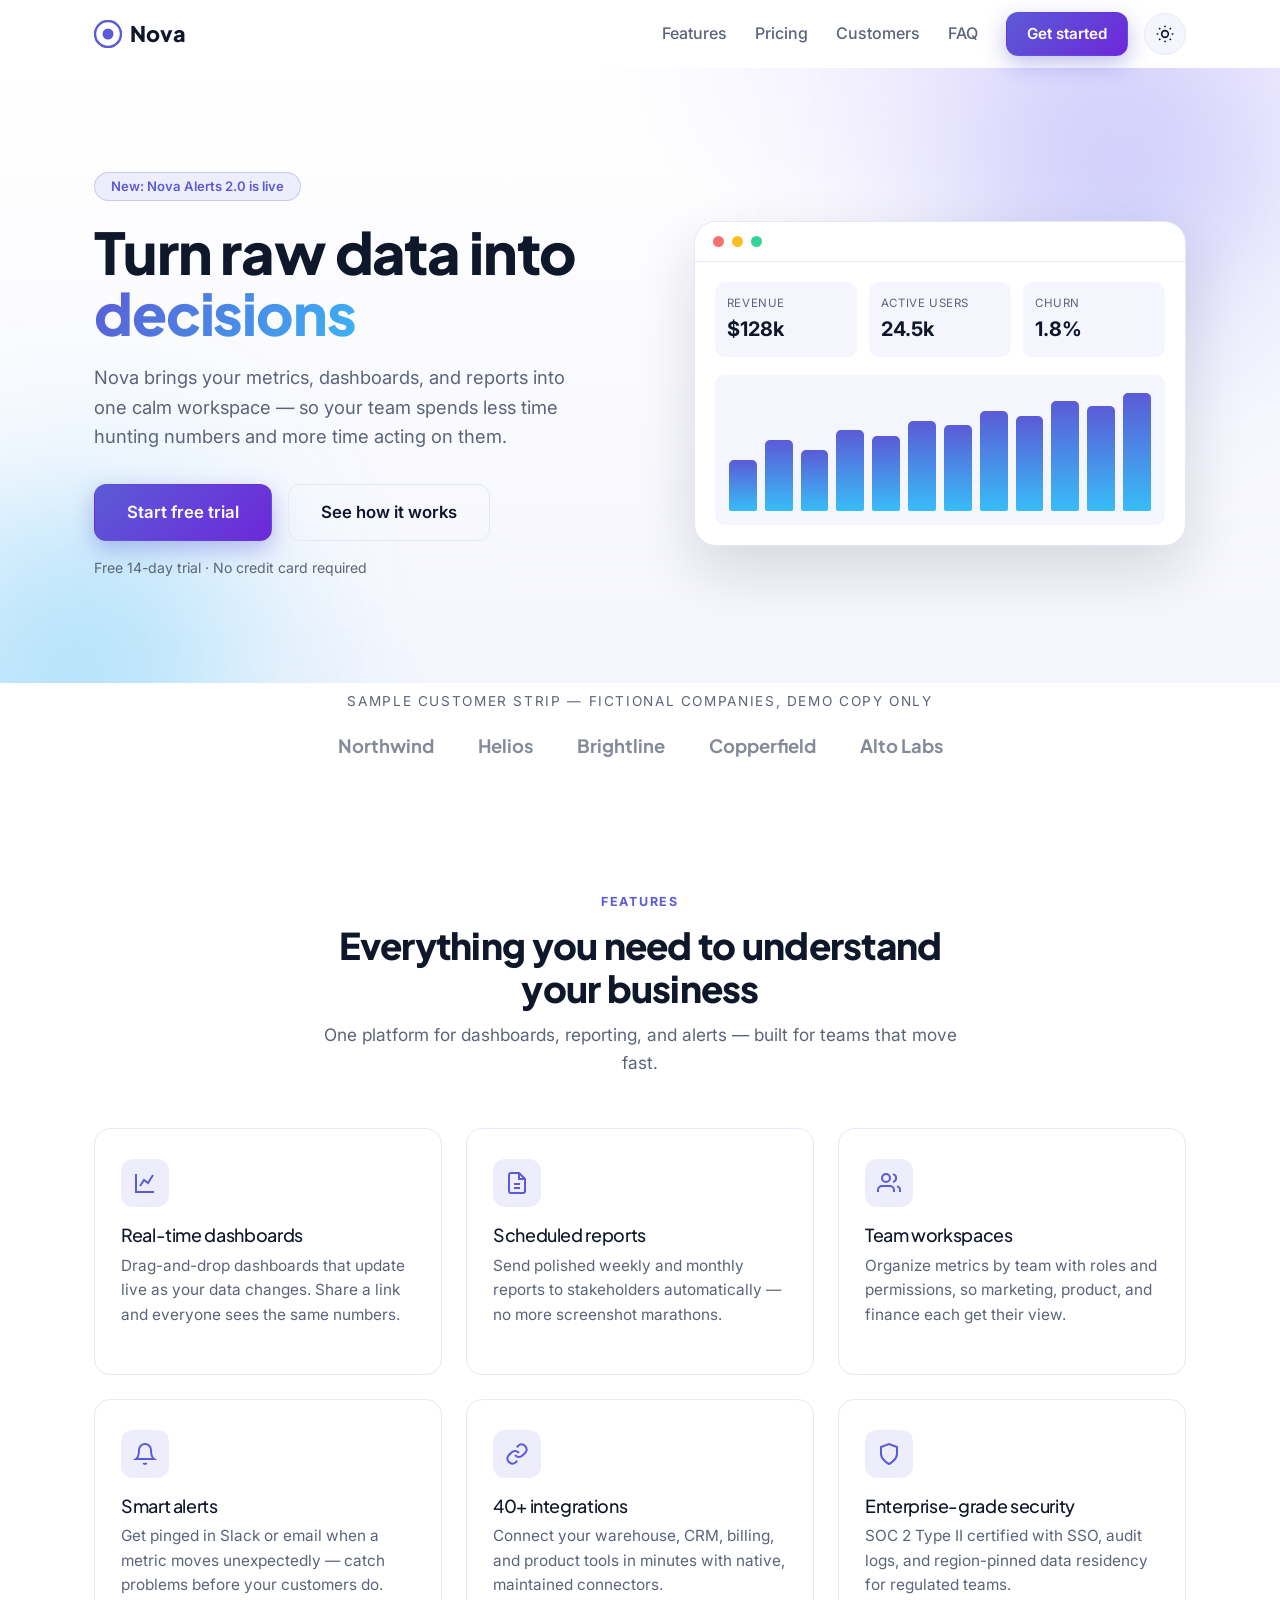
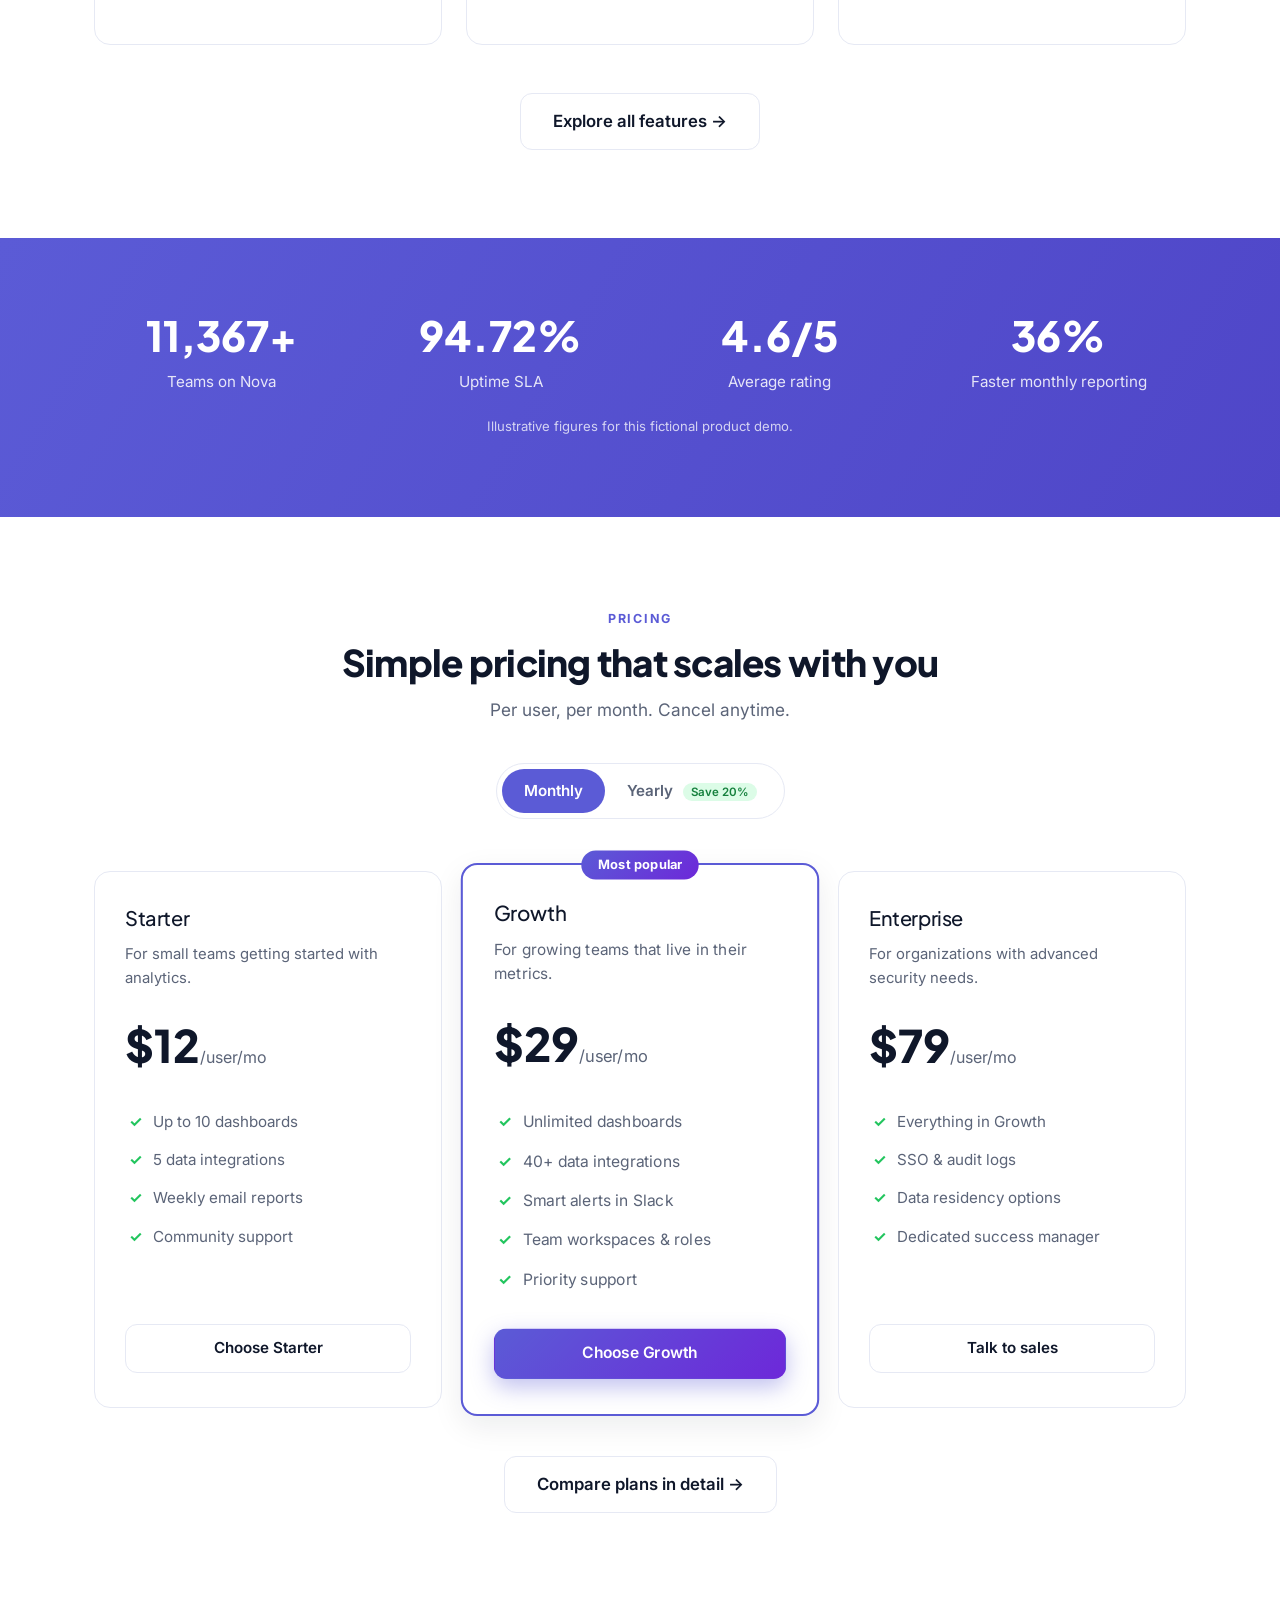
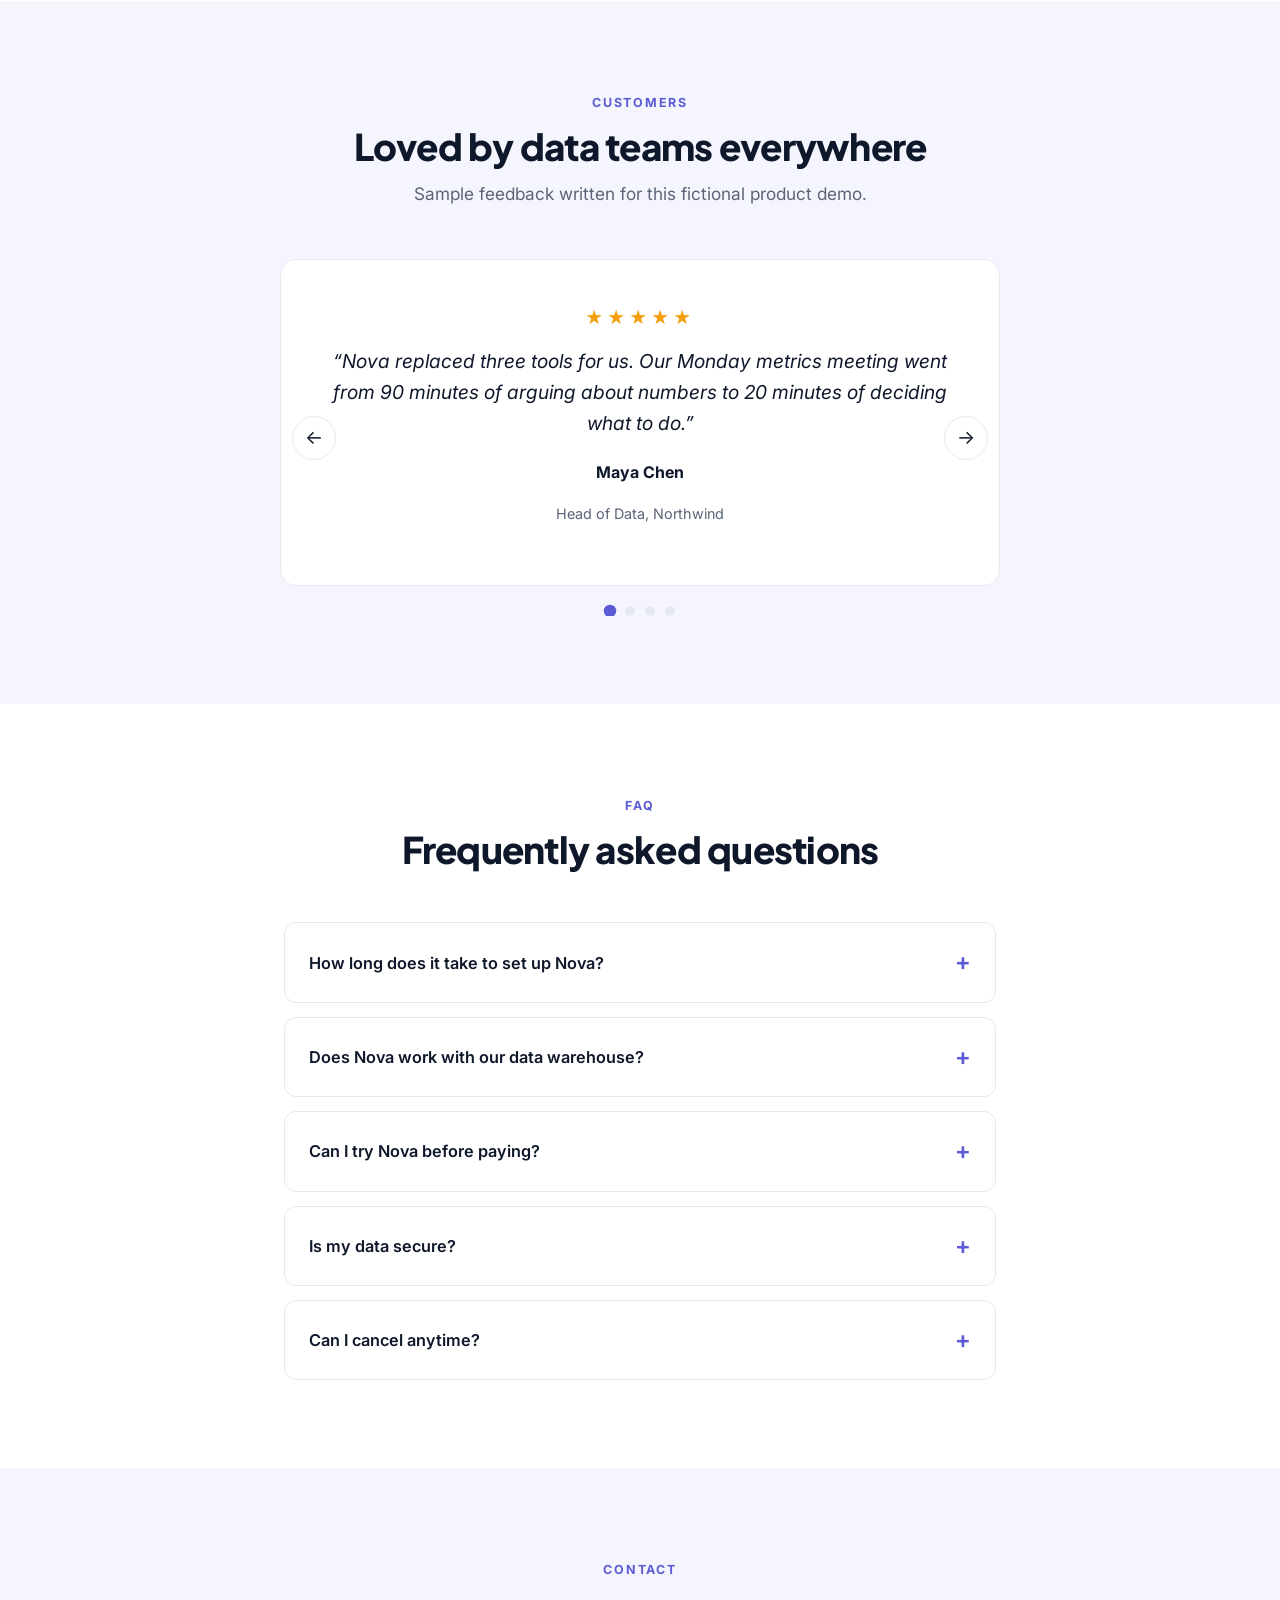
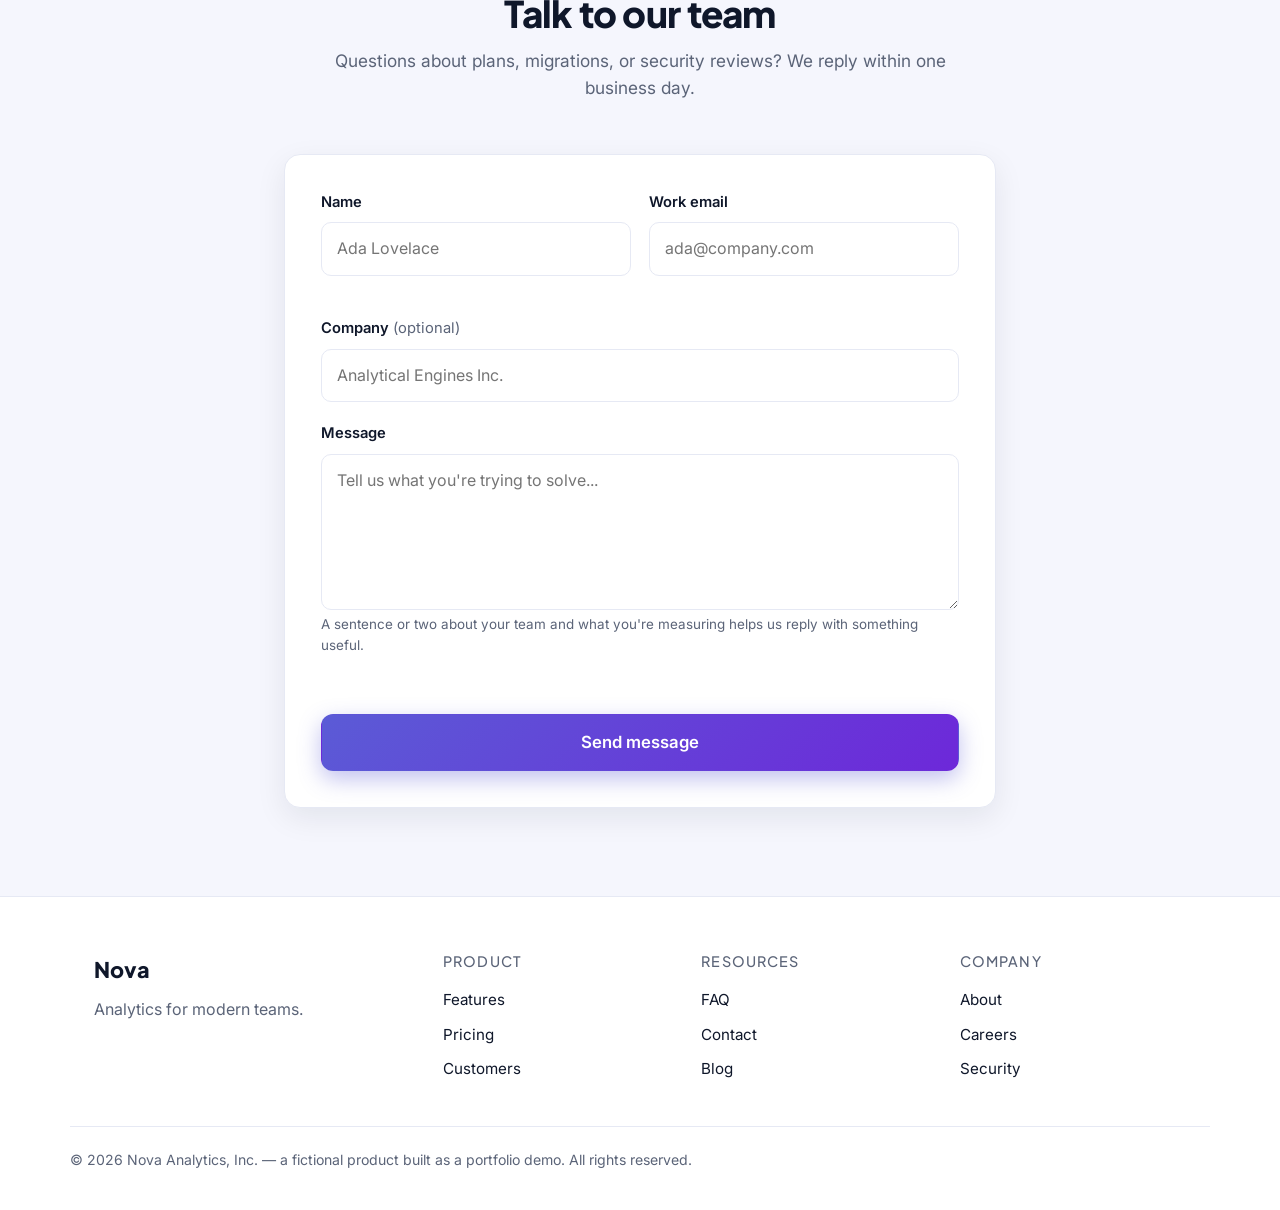
<file: index.html>
<!DOCTYPE html>
<html lang="en" data-theme="light">
<head>
  <meta charset="UTF-8" />
  <meta name="viewport" content="width=device-width, initial-scale=1.0" />
  <meta name="description" content="Nova — analytics for modern teams. Dashboards, reports and alerts in one calm workspace." />
  <title>Nova — Analytics for modern teams</title>
  <!-- Bootstrap 5 (layout + components) with custom CSS on top -->
  <link href="https://cdn.jsdelivr.net/npm/bootstrap@5.3.3/dist/css/bootstrap.min.css" rel="stylesheet" crossorigin="anonymous" />
  <link rel="preconnect" href="https://fonts.googleapis.com" />
  <link rel="preconnect" href="https://fonts.gstatic.com" crossorigin />
  <link href="https://fonts.googleapis.com/css2?family=Inter:wght@400;500;600;700;800&family=Plus+Jakarta+Sans:wght@600;700;800&display=swap" rel="stylesheet" />
  <link rel="stylesheet" href="style.css" />
  <!--
    Backend note: the contact form POSTs to contact.php, a plain dependency-free
    PHP endpoint that saves leads to data/leads.json. It runs on any PHP host
    (e.g. `php -S localhost:8000`). It does NOT run on GitHub Pages or file:// —
    there the form shows a clearly-labelled demo success state instead.
  -->
</head>
<body>
  <a class="skip-link" href="#main">Skip to main content</a>
  <header id="siteHeader" class="site-header">
    <nav class="nav-inner" aria-label="Main navigation">
      <a href="index.html" class="logo" aria-label="Nova home">
        <svg width="28" height="28" viewBox="0 0 28 28" fill="none" aria-hidden="true">
          <circle cx="14" cy="14" r="13" stroke="currentColor" stroke-width="2.5"/>
          <circle cx="14" cy="14" r="5.5" fill="currentColor"/>
        </svg>
        <span>Nova</span>
      </a>
      <button id="hamburger" class="hamburger" aria-label="Open menu" aria-expanded="false" aria-controls="navLinks">
        <span></span><span></span><span></span>
      </button>
      <ul id="navLinks" class="nav-links">
        <li><a href="features.html">Features</a></li>
        <li><a href="pricing.html">Pricing</a></li>
        <li><a href="#testimonials">Customers</a></li>
        <li><a href="#faq">FAQ</a></li>
        <li><a href="#contact" class="btn btn-primary nav-cta">Get started</a></li>
      </ul>
      <button id="themeToggle" class="theme-toggle" aria-label="Toggle dark mode">
        <svg class="icon-sun" width="20" height="20" viewBox="0 0 24 24" fill="none" stroke="currentColor" stroke-width="2" aria-hidden="true">
          <circle cx="12" cy="12" r="4"/><path d="M12 2v2M12 20v2M4.9 4.9l1.4 1.4M17.7 17.7l1.4 1.4M2 12h2M20 12h2M4.9 19.1l1.4-1.4M17.7 6.3l1.4-1.4"/>
        </svg>
        <svg class="icon-moon" width="20" height="20" viewBox="0 0 24 24" fill="none" stroke="currentColor" stroke-width="2" aria-hidden="true">
          <path d="M21 12.8A9 9 0 1 1 11.2 3a7 7 0 0 0 9.8 9.8z"/>
        </svg>
      </button>
    </nav>
  </header>

  <main id="main">
    <!-- HERO -->
    <section id="home" class="hero">
      <div class="blob blob-1" aria-hidden="true"></div>
      <div class="blob blob-2" aria-hidden="true"></div>
      <div class="container hero-grid">
        <div class="hero-content">
          <span class="badge">New: Nova Alerts 2.0 is live</span>
          <h1>Turn raw data into <span class="gradient-text">decisions</span></h1>
          <p class="hero-sub">Nova brings your metrics, dashboards, and reports into one calm workspace — so your team spends less time hunting numbers and more time acting on them.</p>
          <div class="hero-ctas">
            <a href="#contact" class="btn btn-primary btn-lg">Start free trial</a>
            <a href="features.html" class="btn btn-ghost btn-lg">See how it works</a>
          </div>
          <p class="hero-note">Free 14-day trial &middot; No credit card required</p>
        </div>
        <div class="hero-visual" aria-hidden="true">
          <div class="dash">
            <div class="dash-top"><span class="dot"></span><span class="dot"></span><span class="dot"></span></div>
            <div class="dash-body">
              <div class="kpi-row">
                <div class="kpi"><span class="kpi-label">Revenue</span><span class="kpi-val">$128k</span></div>
                <div class="kpi"><span class="kpi-label">Active users</span><span class="kpi-val">24.5k</span></div>
                <div class="kpi"><span class="kpi-label">Churn</span><span class="kpi-val">1.8%</span></div>
              </div>
              <div class="chart">
                <div class="bar" style="--h:42%"></div><div class="bar" style="--h:58%"></div>
                <div class="bar" style="--h:50%"></div><div class="bar" style="--h:66%"></div>
                <div class="bar" style="--h:61%"></div><div class="bar" style="--h:74%"></div>
                <div class="bar" style="--h:70%"></div><div class="bar" style="--h:82%"></div>
                <div class="bar" style="--h:78%"></div><div class="bar" style="--h:90%"></div>
                <div class="bar" style="--h:86%"></div><div class="bar" style="--h:97%"></div>
              </div>
            </div>
          </div>
        </div>
      </div>
    </section>

    <!-- TRUSTED BY -->
    <section class="trusted">
      <div class="container">
        <p class="trusted-label">Sample customer strip — fictional companies, demo copy only</p>
        <div class="logo-row">
          <span>Northwind</span><span>Helios</span><span>Brightline</span><span>Copperfield</span><span>Alto Labs</span>
        </div>
      </div>
    </section>

    <!-- FEATURES (preview — full detail on features.html) -->
    <section id="features" class="section">
      <div class="container">
        <div class="section-head reveal">
          <span class="eyebrow">Features</span>
          <h2>Everything you need to understand your business</h2>
          <p>One platform for dashboards, reporting, and alerts — built for teams that move fast.</p>
        </div>
        <div class="feature-grid">
          <article class="feature-card reveal">
            <div class="feature-icon" aria-hidden="true"><svg width="24" height="24" viewBox="0 0 24 24" fill="none" stroke="currentColor" stroke-width="2"><path d="M3 3v18h18"/><path d="M7 15l4-6 4 3 5-8"/></svg></div>
            <h3>Real-time dashboards</h3>
            <p>Drag-and-drop dashboards that update live as your data changes. Share a link and everyone sees the same numbers.</p>
          </article>
          <article class="feature-card reveal">
            <div class="feature-icon" aria-hidden="true"><svg width="24" height="24" viewBox="0 0 24 24" fill="none" stroke="currentColor" stroke-width="2"><path d="M14 2H6a2 2 0 0 0-2 2v16a2 2 0 0 0 2 2h12a2 2 0 0 0 2-2V8z"/><path d="M14 2v6h6M9 13h6M9 17h6"/></svg></div>
            <h3>Scheduled reports</h3>
            <p>Send polished weekly and monthly reports to stakeholders automatically — no more screenshot marathons.</p>
          </article>
          <article class="feature-card reveal">
            <div class="feature-icon" aria-hidden="true"><svg width="24" height="24" viewBox="0 0 24 24" fill="none" stroke="currentColor" stroke-width="2"><path d="M17 21v-2a4 4 0 0 0-4-4H5a4 4 0 0 0-4 4v2"/><circle cx="9" cy="7" r="4"/><path d="M23 21v-2a4 4 0 0 0-3-3.9M16 3.1a4 4 0 0 1 0 7.8"/></svg></div>
            <h3>Team workspaces</h3>
            <p>Organize metrics by team with roles and permissions, so marketing, product, and finance each get their view.</p>
          </article>
          <article class="feature-card reveal">
            <div class="feature-icon" aria-hidden="true"><svg width="24" height="24" viewBox="0 0 24 24" fill="none" stroke="currentColor" stroke-width="2"><path d="M18 8a6 6 0 0 0-12 0c0 7-3 9-3 9h18s-3-2-3-9"/><path d="M13.7 21a2 2 0 0 1-3.4 0"/></svg></div>
            <h3>Smart alerts</h3>
            <p>Get pinged in Slack or email when a metric moves unexpectedly — catch problems before your customers do.</p>
          </article>
          <article class="feature-card reveal">
            <div class="feature-icon" aria-hidden="true"><svg width="24" height="24" viewBox="0 0 24 24" fill="none" stroke="currentColor" stroke-width="2"><path d="M10 13a5 5 0 0 0 7.5.5l3-3a5 5 0 0 0-7-7l-1.7 1.7"/><path d="M14 11a5 5 0 0 0-7.5-.5l-3 3a5 5 0 0 0 7 7l1.7-1.7"/></svg></div>
            <h3>40+ integrations</h3>
            <p>Connect your warehouse, CRM, billing, and product tools in minutes with native, maintained connectors.</p>
          </article>
          <article class="feature-card reveal">
            <div class="feature-icon" aria-hidden="true"><svg width="24" height="24" viewBox="0 0 24 24" fill="none" stroke="currentColor" stroke-width="2"><path d="M12 22s8-4 8-10V5l-8-3-8 3v7c0 6 8 10 8 10z"/></svg></div>
            <h3>Enterprise-grade security</h3>
            <p>SOC 2 Type II certified with SSO, audit logs, and region-pinned data residency for regulated teams.</p>
          </article>
        </div>
        <div class="text-center mt-5 reveal">
          <a href="features.html" class="btn btn-ghost btn-lg">Explore all features &rarr;</a>
        </div>
      </div>
    </section>

    <!-- STATS -->
    <section class="stats">
      <div class="container stats-grid">
        <div class="stat reveal"><span class="stat-num" data-target="12000" data-suffix="+">0</span><span class="stat-label">Teams on Nova</span></div>
        <div class="stat reveal"><span class="stat-num" data-target="99.99" data-suffix="%" data-decimals="2">0</span><span class="stat-label">Uptime SLA</span></div>
        <div class="stat reveal"><span class="stat-num" data-target="4.9" data-suffix="/5" data-decimals="1">0</span><span class="stat-label">Average rating</span></div>
        <div class="stat reveal"><span class="stat-num" data-target="38" data-suffix="%">0</span><span class="stat-label">Faster monthly reporting</span></div>
      </div>
      <p class="stats-note">Illustrative figures for this fictional product demo.</p>
    </section>

    <!-- PRICING (preview — full detail on pricing.html) -->
    <section id="pricing" class="section">
      <div class="container">
        <div class="section-head reveal">
          <span class="eyebrow">Pricing</span>
          <h2>Simple pricing that scales with you</h2>
          <p>Per user, per month. Cancel anytime.</p>
          <div class="billing-toggle" role="group" aria-label="Billing period">
            <button class="toggle-btn active" data-period="monthly" aria-pressed="true">Monthly</button>
            <button class="toggle-btn" data-period="yearly" aria-pressed="false">Yearly <span class="save-tag">Save 20%</span></button>
          </div>
        </div>
        <div class="pricing-grid">
          <article class="price-card reveal">
            <h3>Starter</h3>
            <p class="price-desc">For small teams getting started with analytics.</p>
            <p class="price"><span class="amount" data-monthly="12" data-yearly="9">$12</span><span class="per">/user/mo</span></p>
            <ul>
              <li>Up to 10 dashboards</li>
              <li>5 data integrations</li>
              <li>Weekly email reports</li>
              <li>Community support</li>
            </ul>
            <a href="#contact" class="btn btn-ghost btn-block">Choose Starter</a>
          </article>
          <article class="price-card featured reveal">
            <span class="featured-tag">Most popular</span>
            <h3>Growth</h3>
            <p class="price-desc">For growing teams that live in their metrics.</p>
            <p class="price"><span class="amount" data-monthly="29" data-yearly="24">$29</span><span class="per">/user/mo</span></p>
            <ul>
              <li>Unlimited dashboards</li>
              <li>40+ data integrations</li>
              <li>Smart alerts in Slack</li>
              <li>Team workspaces &amp; roles</li>
              <li>Priority support</li>
            </ul>
            <a href="#contact" class="btn btn-primary btn-block">Choose Growth</a>
          </article>
          <article class="price-card reveal">
            <h3>Enterprise</h3>
            <p class="price-desc">For organizations with advanced security needs.</p>
            <p class="price"><span class="amount" data-monthly="79" data-yearly="65">$79</span><span class="per">/user/mo</span></p>
            <ul>
              <li>Everything in Growth</li>
              <li>SSO &amp; audit logs</li>
              <li>Data residency options</li>
              <li>Dedicated success manager</li>
            </ul>
            <a href="#contact" class="btn btn-ghost btn-block">Talk to sales</a>
          </article>
        </div>
        <div class="text-center mt-5 reveal">
          <a href="pricing.html" class="btn btn-ghost btn-lg">Compare plans in detail &rarr;</a>
        </div>
      </div>
    </section>

    <!-- TESTIMONIALS -->
    <section id="testimonials" class="section section-alt">
      <div class="container">
        <div class="section-head reveal">
          <span class="eyebrow">Customers</span>
          <h2>Loved by data teams everywhere</h2>
          <p>Sample feedback written for this fictional product demo.</p>
        </div>
        <div class="carousel reveal" id="carousel" aria-roledescription="carousel" aria-label="Customer stories (sample quotes for this demo)">
          <div class="t-track" id="tTrack"></div>
          <button class="t-nav t-prev" id="tPrev" aria-label="Previous testimonial">&#8592;</button>
          <button class="t-nav t-next" id="tNext" aria-label="Next testimonial">&#8594;</button>
          <div class="t-dots" id="tDots" role="tablist" aria-label="Testimonial selector"></div>
        </div>
      </div>
    </section>

    <!-- FAQ -->
    <section id="faq" class="section">
      <div class="container narrow">
        <div class="section-head reveal">
          <span class="eyebrow">FAQ</span>
          <h2>Frequently asked questions</h2>
        </div>
        <div class="faq-list">
          <div class="faq-item reveal">
            <button class="faq-q" aria-expanded="false">How long does it take to set up Nova?<span class="faq-icon">+</span></button>
            <div class="faq-a"><p>Most teams connect their first data source and build a dashboard within an hour. Our onboarding checklist and templates walk you through every step, and our team helps on Growth and Enterprise plans.</p></div>
          </div>
          <div class="faq-item reveal">
            <button class="faq-q" aria-expanded="false">Does Nova work with our data warehouse?<span class="faq-icon">+</span></button>
            <div class="faq-a"><p>Yes. Nova connects natively to Snowflake, BigQuery, Redshift, Postgres, and 40+ other sources. If your data lives somewhere unusual, our API and CSV import have you covered.</p></div>
          </div>
          <div class="faq-item reveal">
            <button class="faq-q" aria-expanded="false">Can I try Nova before paying?<span class="faq-icon">+</span></button>
            <div class="faq-a"><p>Absolutely — every plan starts with a free 14-day trial. No credit card required, and you keep your dashboards even if you decide not to continue.</p></div>
          </div>
          <div class="faq-item reveal">
            <button class="faq-q" aria-expanded="false">Is my data secure?<span class="faq-icon">+</span></button>
            <div class="faq-a"><p>Nova is SOC 2 Type II certified with encryption in transit and at rest, SSO/SAML on Enterprise, granular role-based access, and full audit logs.</p></div>
          </div>
          <div class="faq-item reveal">
            <button class="faq-q" aria-expanded="false">Can I cancel anytime?<span class="faq-icon">+</span></button>
            <div class="faq-a"><p>Yes. Monthly plans can be cancelled in two clicks from your billing page. Yearly plans can be cancelled at renewal — and we'll remind you 30 days before it renews.</p></div>
          </div>
        </div>
      </div>
    </section>

    <!-- CONTACT -->
    <section id="contact" class="section section-alt">
      <div class="container narrow">
        <div class="section-head reveal">
          <span class="eyebrow">Contact</span>
          <h2>Talk to our team</h2>
          <p>Questions about plans, migrations, or security reviews? We reply within one business day.</p>
        </div>
        <form id="contactForm" class="contact-form reveal" novalidate>
          <div class="form-row">
            <div class="form-group">
              <label for="cfName">Name</label>
              <input type="text" id="cfName" name="name" placeholder="Ada Lovelace" autocomplete="name" aria-describedby="err-cfName" />
              <small class="err" id="err-cfName"></small>
            </div>
            <div class="form-group">
              <label for="cfEmail">Work email</label>
              <input type="email" id="cfEmail" name="email" placeholder="ada@company.com" autocomplete="email" aria-describedby="err-cfEmail" />
              <small class="err" id="err-cfEmail"></small>
            </div>
          </div>
          <div class="form-group">
            <label for="cfCompany">Company <span class="optional">(optional)</span></label>
            <input type="text" id="cfCompany" name="company" placeholder="Analytical Engines Inc." autocomplete="organization" />
          </div>
          <div class="form-group">
            <label for="cfMessage">Message</label>
            <textarea id="cfMessage" name="message" rows="5" placeholder="Tell us what you're trying to solve..." aria-describedby="cfMessageHelp err-cfMessage"></textarea>
            <p class="form-helper" id="cfMessageHelp">A sentence or two about your team and what you're measuring helps us reply with something useful.</p>
            <small class="err" id="err-cfMessage"></small>
          </div>
          <button type="submit" class="btn btn-primary btn-lg btn-block" id="cfSubmit">Send message</button>
        </form>
        <div id="formSuccess" class="form-success" role="status" hidden>
          <div class="success-check">&#10003;</div>
          <h3 id="formSuccessTitle">Message sent!</h3>
          <p id="formSuccessText">Thanks for reaching out — someone from our team will reply within one business day.</p>
          <p id="formDemoNote" class="demo-note" hidden>Demo mode — no backend connected. Your message was not sent or saved anywhere. On a PHP host, this form posts to contact.php and saves the lead to data/leads.json.</p>
        </div>
      </div>
    </section>
  </main>

  <footer class="site-footer">
    <div class="container footer-grid">
      <div class="footer-brand">
        <a href="index.html" class="logo"><span>Nova</span></a>
        <p>Analytics for modern teams.</p>
      </div>
      <div class="footer-col">
        <h4>Product</h4>
        <a href="features.html">Features</a><a href="pricing.html">Pricing</a><a href="#testimonials">Customers</a>
      </div>
      <div class="footer-col">
        <h4>Resources</h4>
        <a href="#faq">FAQ</a><a href="#contact">Contact</a><a href="index.html">Blog</a>
      </div>
      <div class="footer-col">
        <h4>Company</h4>
        <a href="index.html">About</a><a href="index.html">Careers</a><a href="index.html">Security</a>
      </div>
    </div>
    <div class="container footer-bottom">
      <p>&copy; <span id="year"></span> Nova Analytics, Inc. — a fictional product built as a portfolio demo. All rights reserved.</p>
    </div>
  </footer>

  <script src="https://cdn.jsdelivr.net/npm/bootstrap@5.3.3/dist/js/bootstrap.bundle.min.js" crossorigin="anonymous"></script>
  <script src="script.js"></script>
</body>
</html>
</file>
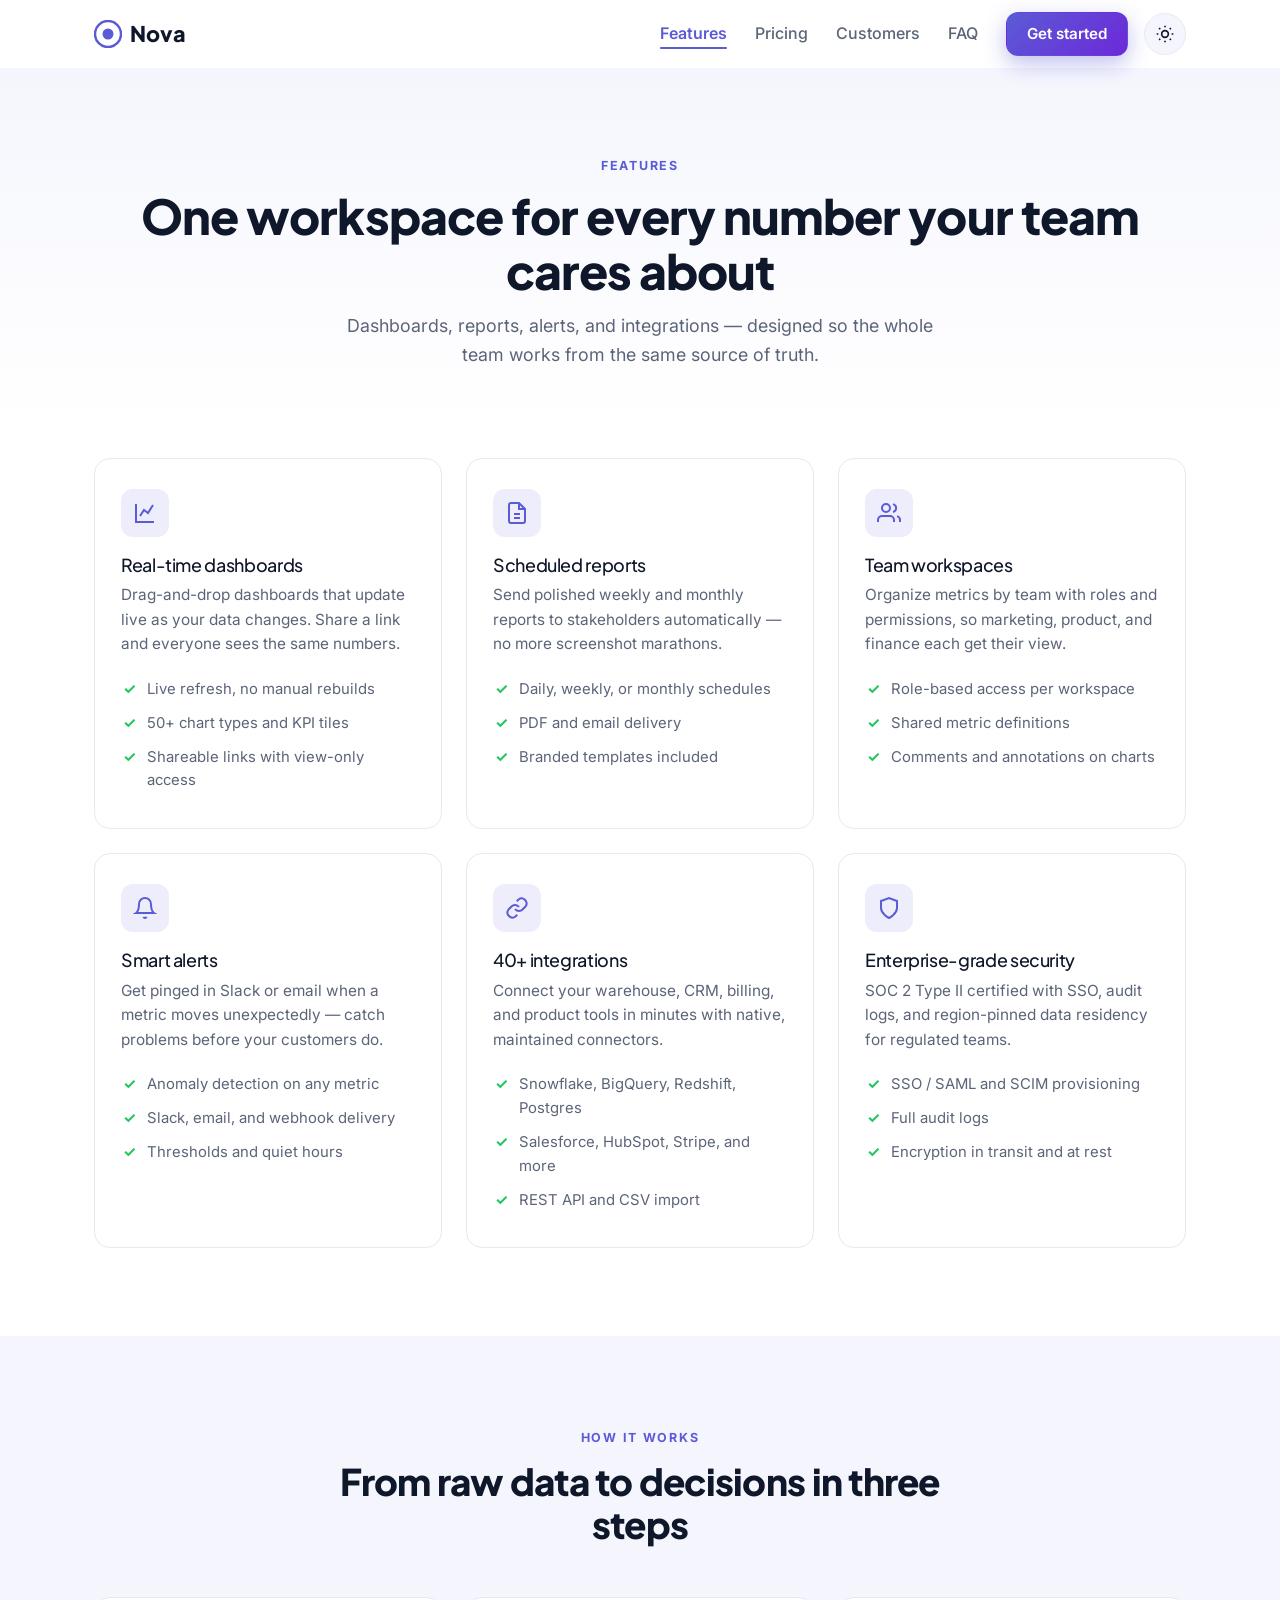
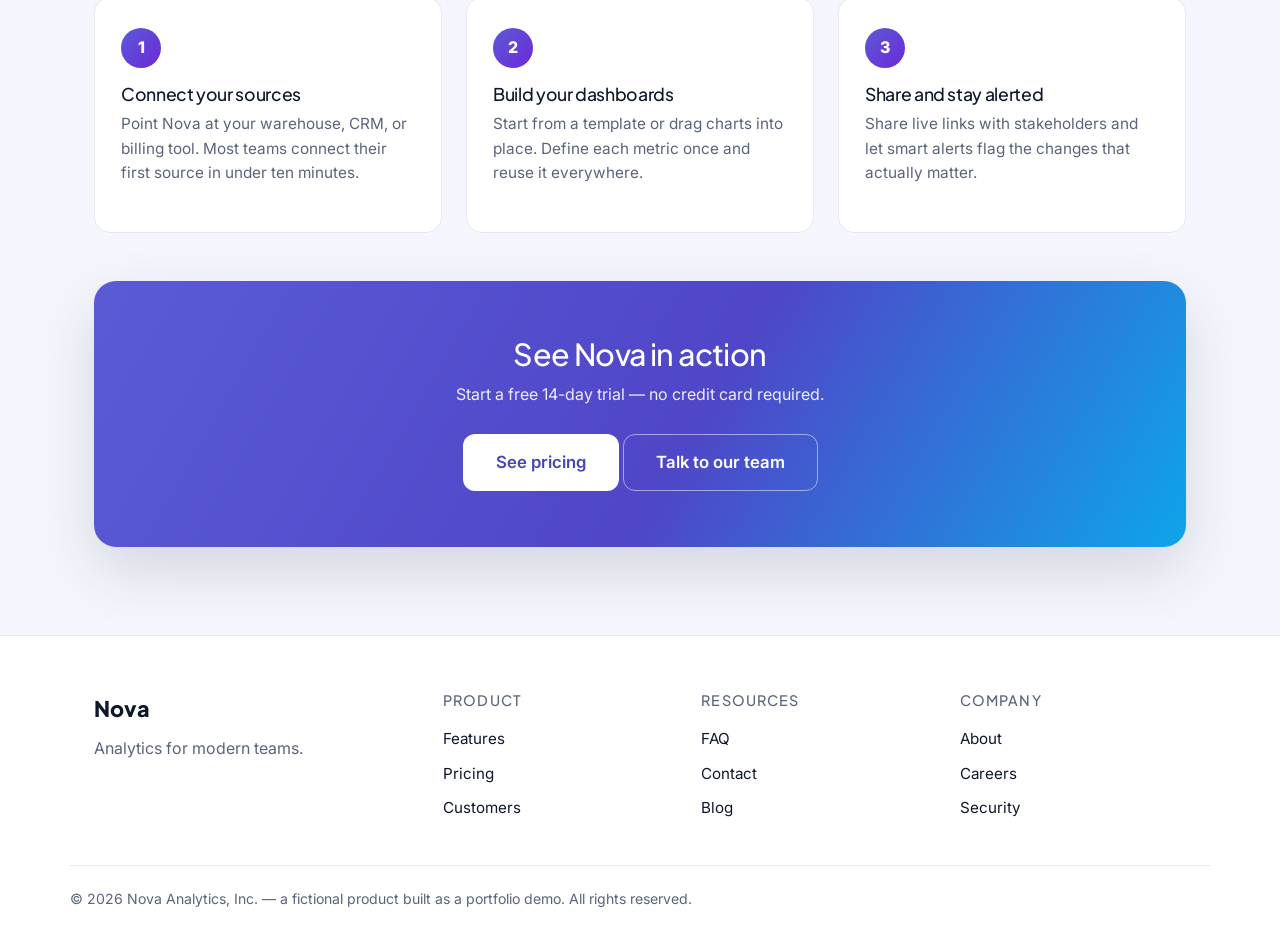
<file: features.html>
<!DOCTYPE html>
<html lang="en" data-theme="light">
<head>
  <meta charset="UTF-8" />
  <meta name="viewport" content="width=device-width, initial-scale=1.0" />
  <meta name="description" content="Nova features — real-time dashboards, scheduled reports, team workspaces, smart alerts, integrations, and security." />
  <title>Features — Nova Analytics</title>
  <link href="https://cdn.jsdelivr.net/npm/bootstrap@5.3.3/dist/css/bootstrap.min.css" rel="stylesheet" crossorigin="anonymous" />
  <link rel="preconnect" href="https://fonts.googleapis.com" />
  <link rel="preconnect" href="https://fonts.gstatic.com" crossorigin />
  <link href="https://fonts.googleapis.com/css2?family=Inter:wght@400;500;600;700;800&family=Plus+Jakarta+Sans:wght@600;700;800&display=swap" rel="stylesheet" />
  <link rel="stylesheet" href="style.css" />
</head>
<body>
  <a class="skip-link" href="#main">Skip to main content</a>
  <header id="siteHeader" class="site-header">
    <nav class="nav-inner" aria-label="Main navigation">
      <a href="index.html" class="logo" aria-label="Nova home">
        <svg width="28" height="28" viewBox="0 0 28 28" fill="none" aria-hidden="true">
          <circle cx="14" cy="14" r="13" stroke="currentColor" stroke-width="2.5"/>
          <circle cx="14" cy="14" r="5.5" fill="currentColor"/>
        </svg>
        <span>Nova</span>
      </a>
      <button id="hamburger" class="hamburger" aria-label="Open menu" aria-expanded="false" aria-controls="navLinks">
        <span></span><span></span><span></span>
      </button>
      <ul id="navLinks" class="nav-links">
        <li><a href="features.html" class="active" aria-current="page">Features</a></li>
        <li><a href="pricing.html">Pricing</a></li>
        <li><a href="index.html#testimonials">Customers</a></li>
        <li><a href="index.html#faq">FAQ</a></li>
        <li><a href="index.html#contact" class="btn btn-primary nav-cta">Get started</a></li>
      </ul>
      <button id="themeToggle" class="theme-toggle" aria-label="Toggle dark mode">
        <svg class="icon-sun" width="20" height="20" viewBox="0 0 24 24" fill="none" stroke="currentColor" stroke-width="2" aria-hidden="true">
          <circle cx="12" cy="12" r="4"/><path d="M12 2v2M12 20v2M4.9 4.9l1.4 1.4M17.7 17.7l1.4 1.4M2 12h2M20 12h2M4.9 19.1l1.4-1.4M17.7 6.3l1.4-1.4"/>
        </svg>
        <svg class="icon-moon" width="20" height="20" viewBox="0 0 24 24" fill="none" stroke="currentColor" stroke-width="2" aria-hidden="true">
          <path d="M21 12.8A9 9 0 1 1 11.2 3a7 7 0 0 0 9.8 9.8z"/>
        </svg>
      </button>
    </nav>
  </header>

  <main id="main">
    <section class="page-hero">
      <div class="container">
        <span class="eyebrow">Features</span>
        <h1>One workspace for every number your team cares about</h1>
        <p>Dashboards, reports, alerts, and integrations — designed so the whole team works from the same source of truth.</p>
      </div>
    </section>

    <section class="section" style="padding-top: 32px;">
      <div class="container">
        <div class="feature-grid">
          <article class="feature-card reveal">
            <div class="feature-icon" aria-hidden="true"><svg width="24" height="24" viewBox="0 0 24 24" fill="none" stroke="currentColor" stroke-width="2"><path d="M3 3v18h18"/><path d="M7 15l4-6 4 3 5-8"/></svg></div>
            <h3>Real-time dashboards</h3>
            <p>Drag-and-drop dashboards that update live as your data changes. Share a link and everyone sees the same numbers.</p>
            <ul class="feature-points">
              <li>Live refresh, no manual rebuilds</li>
              <li>50+ chart types and KPI tiles</li>
              <li>Shareable links with view-only access</li>
            </ul>
          </article>
          <article class="feature-card reveal">
            <div class="feature-icon" aria-hidden="true"><svg width="24" height="24" viewBox="0 0 24 24" fill="none" stroke="currentColor" stroke-width="2"><path d="M14 2H6a2 2 0 0 0-2 2v16a2 2 0 0 0 2 2h12a2 2 0 0 0 2-2V8z"/><path d="M14 2v6h6M9 13h6M9 17h6"/></svg></div>
            <h3>Scheduled reports</h3>
            <p>Send polished weekly and monthly reports to stakeholders automatically — no more screenshot marathons.</p>
            <ul class="feature-points">
              <li>Daily, weekly, or monthly schedules</li>
              <li>PDF and email delivery</li>
              <li>Branded templates included</li>
            </ul>
          </article>
          <article class="feature-card reveal">
            <div class="feature-icon" aria-hidden="true"><svg width="24" height="24" viewBox="0 0 24 24" fill="none" stroke="currentColor" stroke-width="2"><path d="M17 21v-2a4 4 0 0 0-4-4H5a4 4 0 0 0-4 4v2"/><circle cx="9" cy="7" r="4"/><path d="M23 21v-2a4 4 0 0 0-3-3.9M16 3.1a4 4 0 0 1 0 7.8"/></svg></div>
            <h3>Team workspaces</h3>
            <p>Organize metrics by team with roles and permissions, so marketing, product, and finance each get their view.</p>
            <ul class="feature-points">
              <li>Role-based access per workspace</li>
              <li>Shared metric definitions</li>
              <li>Comments and annotations on charts</li>
            </ul>
          </article>
          <article class="feature-card reveal">
            <div class="feature-icon" aria-hidden="true"><svg width="24" height="24" viewBox="0 0 24 24" fill="none" stroke="currentColor" stroke-width="2"><path d="M18 8a6 6 0 0 0-12 0c0 7-3 9-3 9h18s-3-2-3-9"/><path d="M13.7 21a2 2 0 0 1-3.4 0"/></svg></div>
            <h3>Smart alerts</h3>
            <p>Get pinged in Slack or email when a metric moves unexpectedly — catch problems before your customers do.</p>
            <ul class="feature-points">
              <li>Anomaly detection on any metric</li>
              <li>Slack, email, and webhook delivery</li>
              <li>Thresholds and quiet hours</li>
            </ul>
          </article>
          <article class="feature-card reveal">
            <div class="feature-icon" aria-hidden="true"><svg width="24" height="24" viewBox="0 0 24 24" fill="none" stroke="currentColor" stroke-width="2"><path d="M10 13a5 5 0 0 0 7.5.5l3-3a5 5 0 0 0-7-7l-1.7 1.7"/><path d="M14 11a5 5 0 0 0-7.5-.5l-3 3a5 5 0 0 0 7 7l1.7-1.7"/></svg></div>
            <h3>40+ integrations</h3>
            <p>Connect your warehouse, CRM, billing, and product tools in minutes with native, maintained connectors.</p>
            <ul class="feature-points">
              <li>Snowflake, BigQuery, Redshift, Postgres</li>
              <li>Salesforce, HubSpot, Stripe, and more</li>
              <li>REST API and CSV import</li>
            </ul>
          </article>
          <article class="feature-card reveal">
            <div class="feature-icon" aria-hidden="true"><svg width="24" height="24" viewBox="0 0 24 24" fill="none" stroke="currentColor" stroke-width="2"><path d="M12 22s8-4 8-10V5l-8-3-8 3v7c0 6 8 10 8 10z"/></svg></div>
            <h3>Enterprise-grade security</h3>
            <p>SOC 2 Type II certified with SSO, audit logs, and region-pinned data residency for regulated teams.</p>
            <ul class="feature-points">
              <li>SSO / SAML and SCIM provisioning</li>
              <li>Full audit logs</li>
              <li>Encryption in transit and at rest</li>
            </ul>
          </article>
        </div>
      </div>
    </section>

    <!-- HOW IT WORKS -->
    <section class="section section-alt">
      <div class="container">
        <div class="section-head reveal">
          <span class="eyebrow">How it works</span>
          <h2>From raw data to decisions in three steps</h2>
        </div>
        <div class="row g-4">
          <div class="col-md-4 reveal">
            <div class="step-card">
              <div class="step-num">1</div>
              <h3>Connect your sources</h3>
              <p>Point Nova at your warehouse, CRM, or billing tool. Most teams connect their first source in under ten minutes.</p>
            </div>
          </div>
          <div class="col-md-4 reveal">
            <div class="step-card">
              <div class="step-num">2</div>
              <h3>Build your dashboards</h3>
              <p>Start from a template or drag charts into place. Define each metric once and reuse it everywhere.</p>
            </div>
          </div>
          <div class="col-md-4 reveal">
            <div class="step-card">
              <div class="step-num">3</div>
              <h3>Share and stay alerted</h3>
              <p>Share live links with stakeholders and let smart alerts flag the changes that actually matter.</p>
            </div>
          </div>
        </div>
        <div class="cta-band mt-5 reveal">
          <h2>See Nova in action</h2>
          <p>Start a free 14-day trial — no credit card required.</p>
          <a href="pricing.html" class="btn btn-primary btn-lg">See pricing</a>
          <a href="index.html#contact" class="btn btn-ghost btn-lg">Talk to our team</a>
        </div>
      </div>
    </section>
  </main>

  <footer class="site-footer">
    <div class="container footer-grid">
      <div class="footer-brand">
        <a href="index.html" class="logo"><span>Nova</span></a>
        <p>Analytics for modern teams.</p>
      </div>
      <div class="footer-col">
        <h4>Product</h4>
        <a href="features.html">Features</a><a href="pricing.html">Pricing</a><a href="index.html#testimonials">Customers</a>
      </div>
      <div class="footer-col">
        <h4>Resources</h4>
        <a href="index.html#faq">FAQ</a><a href="index.html#contact">Contact</a><a href="index.html">Blog</a>
      </div>
      <div class="footer-col">
        <h4>Company</h4>
        <a href="index.html">About</a><a href="index.html">Careers</a><a href="index.html">Security</a>
      </div>
    </div>
    <div class="container footer-bottom">
      <p>&copy; <span id="year"></span> Nova Analytics, Inc. — a fictional product built as a portfolio demo. All rights reserved.</p>
    </div>
  </footer>

  <script src="https://cdn.jsdelivr.net/npm/bootstrap@5.3.3/dist/js/bootstrap.bundle.min.js" crossorigin="anonymous"></script>
  <script src="script.js"></script>
</body>
</html>
</file>
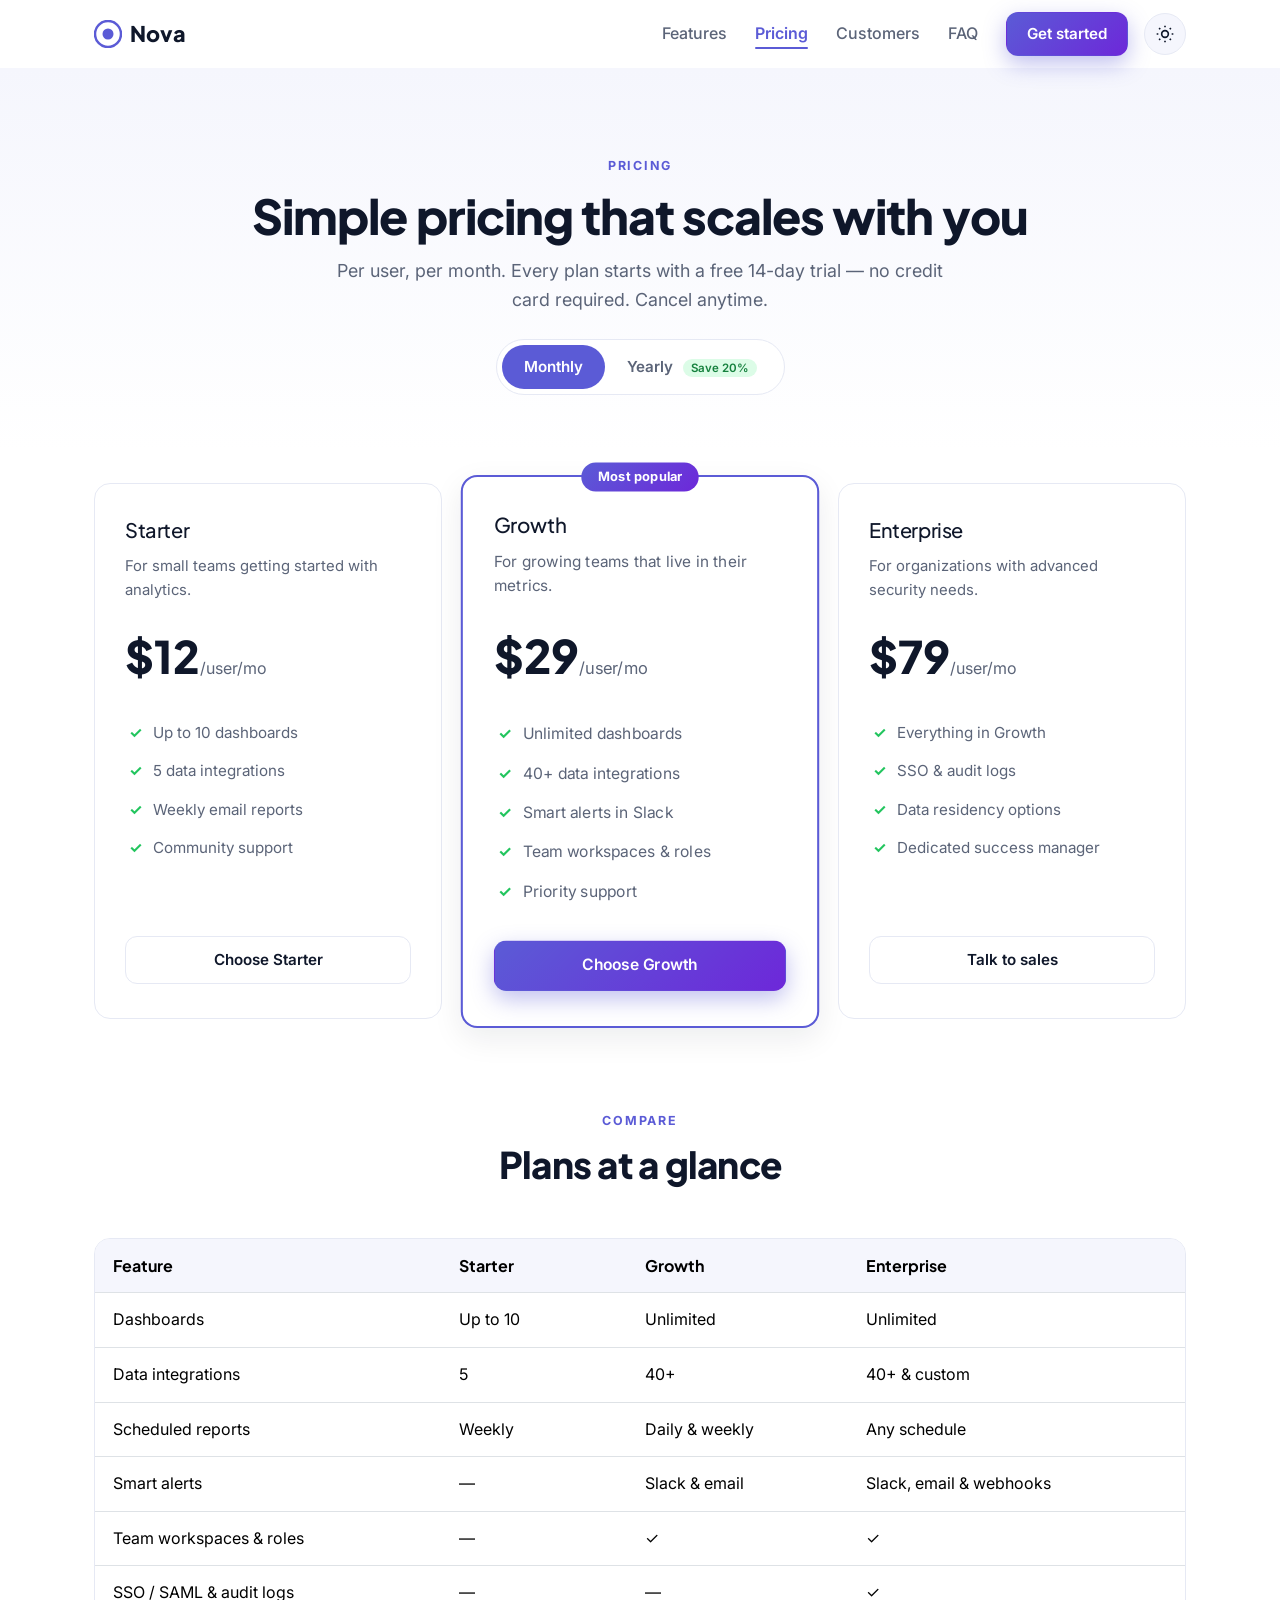
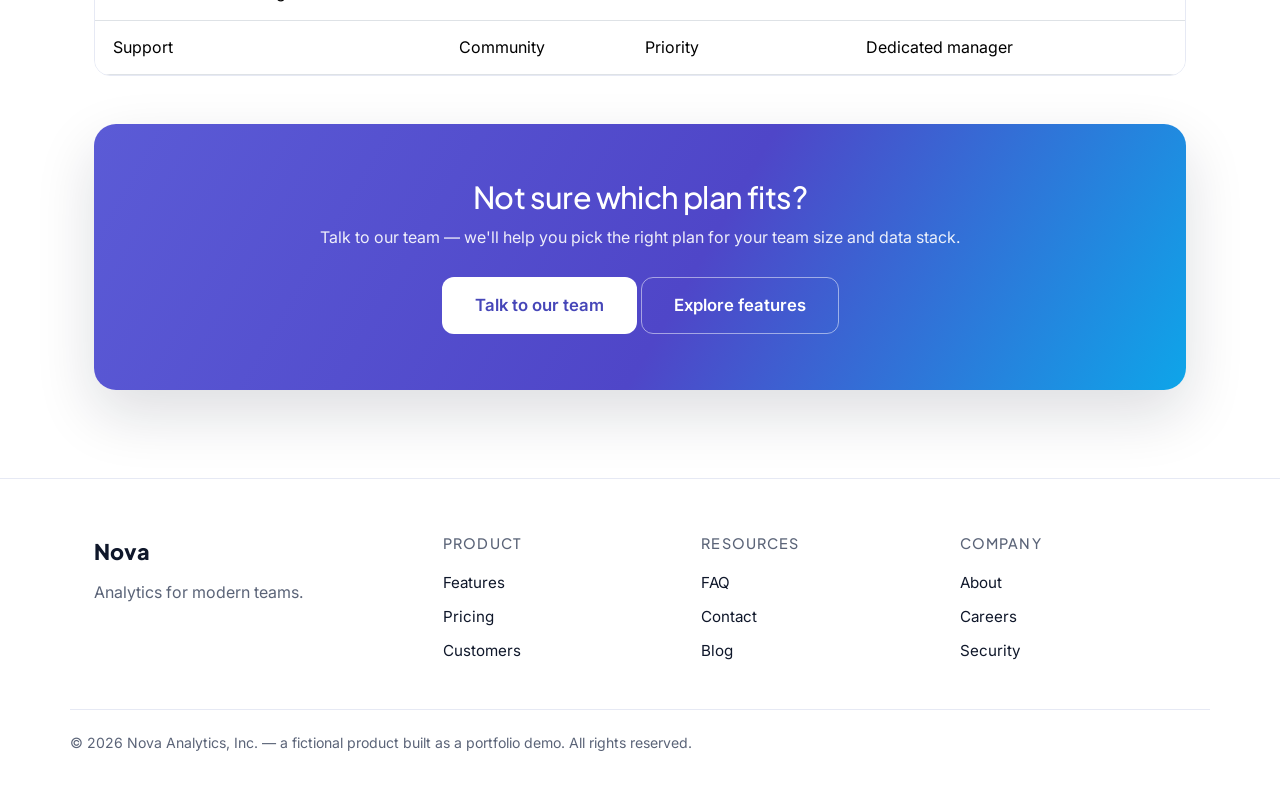
<file: pricing.html>
<!DOCTYPE html>
<html lang="en" data-theme="light">
<head>
  <meta charset="UTF-8" />
  <meta name="viewport" content="width=device-width, initial-scale=1.0" />
  <meta name="description" content="Nova pricing — Starter, Growth, and Enterprise plans. Monthly or yearly billing, per user per month." />
  <title>Pricing — Nova Analytics</title>
  <link href="https://cdn.jsdelivr.net/npm/bootstrap@5.3.3/dist/css/bootstrap.min.css" rel="stylesheet" crossorigin="anonymous" />
  <link rel="preconnect" href="https://fonts.googleapis.com" />
  <link rel="preconnect" href="https://fonts.gstatic.com" crossorigin />
  <link href="https://fonts.googleapis.com/css2?family=Inter:wght@400;500;600;700;800&family=Plus+Jakarta+Sans:wght@600;700;800&display=swap" rel="stylesheet" />
  <link rel="stylesheet" href="style.css" />
</head>
<body>
  <a class="skip-link" href="#main">Skip to main content</a>
  <header id="siteHeader" class="site-header">
    <nav class="nav-inner" aria-label="Main navigation">
      <a href="index.html" class="logo" aria-label="Nova home">
        <svg width="28" height="28" viewBox="0 0 28 28" fill="none" aria-hidden="true">
          <circle cx="14" cy="14" r="13" stroke="currentColor" stroke-width="2.5"/>
          <circle cx="14" cy="14" r="5.5" fill="currentColor"/>
        </svg>
        <span>Nova</span>
      </a>
      <button id="hamburger" class="hamburger" aria-label="Open menu" aria-expanded="false" aria-controls="navLinks">
        <span></span><span></span><span></span>
      </button>
      <ul id="navLinks" class="nav-links">
        <li><a href="features.html">Features</a></li>
        <li><a href="pricing.html" class="active" aria-current="page">Pricing</a></li>
        <li><a href="index.html#testimonials">Customers</a></li>
        <li><a href="index.html#faq">FAQ</a></li>
        <li><a href="index.html#contact" class="btn btn-primary nav-cta">Get started</a></li>
      </ul>
      <button id="themeToggle" class="theme-toggle" aria-label="Toggle dark mode">
        <svg class="icon-sun" width="20" height="20" viewBox="0 0 24 24" fill="none" stroke="currentColor" stroke-width="2" aria-hidden="true">
          <circle cx="12" cy="12" r="4"/><path d="M12 2v2M12 20v2M4.9 4.9l1.4 1.4M17.7 17.7l1.4 1.4M2 12h2M20 12h2M4.9 19.1l1.4-1.4M17.7 6.3l1.4-1.4"/>
        </svg>
        <svg class="icon-moon" width="20" height="20" viewBox="0 0 24 24" fill="none" stroke="currentColor" stroke-width="2" aria-hidden="true">
          <path d="M21 12.8A9 9 0 1 1 11.2 3a7 7 0 0 0 9.8 9.8z"/>
        </svg>
      </button>
    </nav>
  </header>

  <main id="main">
    <section class="page-hero">
      <div class="container">
        <span class="eyebrow">Pricing</span>
        <h1>Simple pricing that scales with you</h1>
        <p>Per user, per month. Every plan starts with a free 14-day trial — no credit card required. Cancel anytime.</p>
        <div class="billing-toggle" role="group" aria-label="Billing period">
          <button class="toggle-btn active" data-period="monthly" aria-pressed="true">Monthly</button>
          <button class="toggle-btn" data-period="yearly" aria-pressed="false">Yearly <span class="save-tag">Save 20%</span></button>
        </div>
      </div>
    </section>

    <section class="section" style="padding-top: 32px;">
      <div class="container">
        <div class="pricing-grid">
          <article class="price-card reveal">
            <h3>Starter</h3>
            <p class="price-desc">For small teams getting started with analytics.</p>
            <p class="price"><span class="amount" data-monthly="12" data-yearly="9">$12</span><span class="per">/user/mo</span></p>
            <ul>
              <li>Up to 10 dashboards</li>
              <li>5 data integrations</li>
              <li>Weekly email reports</li>
              <li>Community support</li>
            </ul>
            <a href="index.html#contact" class="btn btn-ghost btn-block">Choose Starter</a>
          </article>
          <article class="price-card featured reveal">
            <span class="featured-tag">Most popular</span>
            <h3>Growth</h3>
            <p class="price-desc">For growing teams that live in their metrics.</p>
            <p class="price"><span class="amount" data-monthly="29" data-yearly="24">$29</span><span class="per">/user/mo</span></p>
            <ul>
              <li>Unlimited dashboards</li>
              <li>40+ data integrations</li>
              <li>Smart alerts in Slack</li>
              <li>Team workspaces &amp; roles</li>
              <li>Priority support</li>
            </ul>
            <a href="index.html#contact" class="btn btn-primary btn-block">Choose Growth</a>
          </article>
          <article class="price-card reveal">
            <h3>Enterprise</h3>
            <p class="price-desc">For organizations with advanced security needs.</p>
            <p class="price"><span class="amount" data-monthly="79" data-yearly="65">$79</span><span class="per">/user/mo</span></p>
            <ul>
              <li>Everything in Growth</li>
              <li>SSO &amp; audit logs</li>
              <li>Data residency options</li>
              <li>Dedicated success manager</li>
            </ul>
            <a href="index.html#contact" class="btn btn-ghost btn-block">Talk to sales</a>
          </article>
        </div>

        <!-- Plan comparison -->
        <div class="section-head reveal" style="margin-top: 88px;">
          <span class="eyebrow">Compare</span>
          <h2>Plans at a glance</h2>
        </div>
        <div class="compare-table reveal">
          <div class="table-responsive">
            <table class="table table-hover align-middle">
              <thead>
                <tr><th scope="col">Feature</th><th scope="col">Starter</th><th scope="col">Growth</th><th scope="col">Enterprise</th></tr>
              </thead>
              <tbody>
                <tr><td>Dashboards</td><td>Up to 10</td><td>Unlimited</td><td>Unlimited</td></tr>
                <tr><td>Data integrations</td><td>5</td><td>40+</td><td>40+ &amp; custom</td></tr>
                <tr><td>Scheduled reports</td><td>Weekly</td><td>Daily &amp; weekly</td><td>Any schedule</td></tr>
                <tr><td>Smart alerts</td><td>&mdash;</td><td>Slack &amp; email</td><td>Slack, email &amp; webhooks</td></tr>
                <tr><td>Team workspaces &amp; roles</td><td>&mdash;</td><td>&#10003;</td><td>&#10003;</td></tr>
                <tr><td>SSO / SAML &amp; audit logs</td><td>&mdash;</td><td>&mdash;</td><td>&#10003;</td></tr>
                <tr><td>Support</td><td>Community</td><td>Priority</td><td>Dedicated manager</td></tr>
              </tbody>
            </table>
          </div>
        </div>

        <div class="cta-band mt-5 reveal">
          <h2>Not sure which plan fits?</h2>
          <p>Talk to our team — we'll help you pick the right plan for your team size and data stack.</p>
          <a href="index.html#contact" class="btn btn-primary btn-lg">Talk to our team</a>
          <a href="features.html" class="btn btn-ghost btn-lg">Explore features</a>
        </div>
      </div>
    </section>
  </main>

  <footer class="site-footer">
    <div class="container footer-grid">
      <div class="footer-brand">
        <a href="index.html" class="logo"><span>Nova</span></a>
        <p>Analytics for modern teams.</p>
      </div>
      <div class="footer-col">
        <h4>Product</h4>
        <a href="features.html">Features</a><a href="pricing.html">Pricing</a><a href="index.html#testimonials">Customers</a>
      </div>
      <div class="footer-col">
        <h4>Resources</h4>
        <a href="index.html#faq">FAQ</a><a href="index.html#contact">Contact</a><a href="index.html">Blog</a>
      </div>
      <div class="footer-col">
        <h4>Company</h4>
        <a href="index.html">About</a><a href="index.html">Careers</a><a href="index.html">Security</a>
      </div>
    </div>
    <div class="container footer-bottom">
      <p>&copy; <span id="year"></span> Nova Analytics, Inc. — a fictional product built as a portfolio demo. All rights reserved.</p>
    </div>
  </footer>

  <script src="https://cdn.jsdelivr.net/npm/bootstrap@5.3.3/dist/js/bootstrap.bundle.min.js" crossorigin="anonymous"></script>
  <script src="script.js"></script>
</body>
</html>
</file>
<file: style.css>
/* ============ Nova landing page ============
   Stack: HTML + Bootstrap 5 (CDN) + custom CSS + vanilla JS + PHP backend (contact.php).
   Nova is a fictional analytics product — all copy, logos, testimonials and
   numbers on this demo site are placeholder content for the fictional product.
   ================================================================ */
:root {
  --bg: #ffffff;
  --bg-soft: #f5f6fd;
  --bg-deep: #eef0fc;
  --card: #ffffff;
  --text: #0f172a;
  --muted: #5b6478;
  --primary: #5b5bd6;
  --primary-dark: #4646b8;
  --primary-soft: #eeedfb;
  --accent: #38bdf8;
  --accent-2: #a78bfa;
  --border: #e6e9f4;
  --shadow: 0 10px 30px rgba(15, 23, 42, 0.08);
  --shadow-lg: 0 24px 60px rgba(15, 23, 42, 0.14);
  --radius: 16px;
  --radius-lg: 22px;
  --header-h: 68px;
  --font-display: "Plus Jakarta Sans", "Inter", -apple-system, BlinkMacSystemFont, "Segoe UI", Roboto, sans-serif;
  --font-body: "Inter", -apple-system, BlinkMacSystemFont, "Segoe UI", Roboto, sans-serif;
}
[data-theme="dark"] {
  --bg: #0b1020;
  --bg-soft: #101736;
  --bg-deep: #161e42;
  --card: #141c3a;
  --text: #eef1fa;
  --muted: #9aa3c0;
  --primary: #8b8bf7;
  --primary-dark: #6f6ff0;
  --primary-soft: #1d2450;
  --accent: #38bdf8;
  --accent-2: #a78bfa;
  --border: #232c55;
  --shadow: 0 10px 30px rgba(0, 0, 0, 0.35);
  --shadow-lg: 0 24px 60px rgba(0, 0, 0, 0.5);
}
* { margin: 0; padding: 0; box-sizing: border-box; }
html { scroll-behavior: smooth; }
body {
  font-family: var(--font-body);
  background: var(--bg);
  color: var(--text);
  line-height: 1.6;
  transition: background 0.3s, color 0.3s;
  -webkit-font-smoothing: antialiased;
}
h1, h2, h3, h4 { font-family: var(--font-display); line-height: 1.15; letter-spacing: -0.02em; }
.container { max-width: 1140px; margin: 0 auto; padding: 0 24px; }
.container.narrow { max-width: 760px; }
section { scroll-margin-top: var(--header-h); }
img { max-width: 100%; }
::selection { background: var(--primary); color: #fff; }

/* Eyebrow label used above section headings */
.eyebrow {
  display: inline-block; font-size: 0.78rem; font-weight: 700;
  letter-spacing: 0.14em; text-transform: uppercase; color: var(--primary);
  margin-bottom: 12px;
}

/* Buttons */
.btn {
  display: inline-block; padding: 12px 24px; border-radius: 12px;
  font-weight: 600; font-size: 0.95rem; text-decoration: none;
  border: 1px solid transparent; cursor: pointer;
  transition: transform 0.18s ease, box-shadow 0.18s ease, background 0.2s ease, border-color 0.2s ease, color 0.2s ease;
  text-align: center; font-family: var(--font-body);
}
.btn:hover { transform: translateY(-2px); }
.btn:active { transform: translateY(0); }
.btn-primary {
  background: linear-gradient(135deg, var(--primary), #6d28d9);
  color: #fff; box-shadow: 0 8px 22px rgba(91, 91, 214, 0.38);
}
.btn-primary:hover { box-shadow: 0 12px 28px rgba(91, 91, 214, 0.45); color: #fff; }
.btn-ghost { background: transparent; color: var(--text); border-color: var(--border); }
.btn-ghost:hover { border-color: var(--primary); color: var(--primary); }
.btn-lg { padding: 15px 32px; font-size: 1.05rem; }
.btn-block { width: 100%; }

/* Header */
.site-header {
  position: sticky; top: 0; z-index: 100; height: var(--header-h);
  background: color-mix(in srgb, var(--bg) 88%, transparent);
  backdrop-filter: blur(12px); -webkit-backdrop-filter: blur(12px);
  border-bottom: 1px solid transparent; transition: border-color 0.3s, box-shadow 0.3s;
}
.site-header.scrolled { border-color: var(--border); box-shadow: 0 4px 20px rgba(15, 23, 42, 0.06); }
.nav-inner { max-width: 1140px; margin: 0 auto; padding: 0 24px; height: var(--header-h); display: flex; align-items: center; gap: 16px; }
.logo { display: flex; align-items: center; gap: 8px; font-size: 1.35rem; font-weight: 800; color: var(--primary); text-decoration: none; margin-right: auto; font-family: var(--font-display); }
.logo span { color: var(--text); }
.logo:hover { color: var(--primary); }
.nav-links { display: flex; align-items: center; gap: 28px; list-style: none; margin-bottom: 0; padding-left: 0; }
.nav-links a:not(.btn) { color: var(--muted); text-decoration: none; font-weight: 500; position: relative; padding: 4px 0; }
.nav-links a:not(.btn):hover { color: var(--primary); }
.nav-links a:not(.btn).active { color: var(--primary); font-weight: 600; }
.nav-links a:not(.btn).active::after {
  content: ""; position: absolute; left: 0; right: 0; bottom: -2px; height: 2px;
  border-radius: 2px; background: var(--primary);
}
.nav-cta { padding: 10px 20px; }
.theme-toggle {
  background: var(--bg-soft); border: 1px solid var(--border); border-radius: 50%;
  width: 42px; height: 42px; display: grid; place-items: center; cursor: pointer; color: var(--text);
  transition: border-color 0.2s, transform 0.2s;
}
.theme-toggle:hover { border-color: var(--primary); transform: rotate(12deg); }
.icon-moon { display: none; }
[data-theme="dark"] .icon-moon { display: block; }
[data-theme="dark"] .icon-sun { display: none; }
.hamburger { display: none; background: none; border: none; cursor: pointer; flex-direction: column; gap: 5px; padding: 8px; }
.hamburger span { width: 24px; height: 2.5px; background: var(--text); border-radius: 2px; transition: 0.3s; }
.hamburger.open span:nth-child(1) { transform: translateY(7.5px) rotate(45deg); }
.hamburger.open span:nth-child(2) { opacity: 0; }
.hamburger.open span:nth-child(3) { transform: translateY(-7.5px) rotate(-45deg); }

/* Hero */
.hero {
  position: relative; overflow: hidden; padding: 104px 0 88px;
  background:
    radial-gradient(720px 420px at 85% -10%, color-mix(in srgb, var(--accent-2) 22%, transparent), transparent 70%),
    radial-gradient(640px 420px at 0% 110%, color-mix(in srgb, var(--accent) 18%, transparent), transparent 70%),
    linear-gradient(180deg, var(--bg) 0%, var(--bg-soft) 100%);
}
.blob { position: absolute; border-radius: 50%; filter: blur(90px); opacity: 0.5; z-index: 0; animation: drift 14s ease-in-out infinite alternate; }
.blob-1 { width: 480px; height: 480px; background: radial-gradient(circle, #7c7cf4, transparent 70%); top: -120px; right: -80px; }
.blob-2 { width: 380px; height: 380px; background: radial-gradient(circle, #38bdf8, transparent 70%); bottom: -140px; left: -100px; animation-delay: -6s; }
@keyframes drift {
  from { transform: translate(0, 0) scale(1); border-radius: 50%; }
  to { transform: translate(-40px, 50px) scale(1.12); border-radius: 42% 58% 60% 40% / 55% 42% 58% 45%; }
}
.hero-grid { position: relative; z-index: 1; display: grid; grid-template-columns: 1.05fr 0.95fr; gap: 56px; align-items: center; }
.badge {
  display: inline-block; background: var(--primary-soft); color: var(--primary);
  font-weight: 600; font-size: 0.82rem; padding: 7px 16px; border-radius: 999px; margin-bottom: 20px;
  border: 1px solid color-mix(in srgb, var(--primary) 25%, transparent);
}
.hero h1 { font-size: clamp(2.4rem, 5vw, 3.6rem); line-height: 1.06; margin-bottom: 20px; font-weight: 800; }
.gradient-text { background: linear-gradient(120deg, var(--primary), #38bdf8 60%, #a78bfa); -webkit-background-clip: text; background-clip: text; color: transparent; }
.hero-sub { font-size: 1.15rem; color: var(--muted); margin-bottom: 32px; max-width: 480px; }
.hero-ctas { display: flex; gap: 16px; flex-wrap: wrap; margin-bottom: 16px; }
.hero-note { font-size: 0.88rem; color: var(--muted); }

/* Dashboard mockup */
.dash { background: var(--card); border: 1px solid var(--border); border-radius: var(--radius-lg); box-shadow: var(--shadow-lg); overflow: hidden; animation: float 6s ease-in-out infinite; }
@keyframes float { 0%, 100% { transform: translateY(0); } 50% { transform: translateY(-12px); } }
.dash-top { display: flex; gap: 8px; padding: 14px 18px; border-bottom: 1px solid var(--border); }
.dot { width: 11px; height: 11px; border-radius: 50%; background: var(--border); }
.dot:nth-child(1) { background: #f87171; } .dot:nth-child(2) { background: #fbbf24; } .dot:nth-child(3) { background: #34d399; }
.dash-body { padding: 20px; }
.kpi-row { display: grid; grid-template-columns: repeat(3, 1fr); gap: 12px; margin-bottom: 18px; }
.kpi { background: var(--bg-soft); border-radius: 10px; padding: 12px; display: flex; flex-direction: column; }
.kpi-label { font-size: 0.72rem; color: var(--muted); text-transform: uppercase; letter-spacing: 0.05em; }
.kpi-val { font-size: 1.25rem; font-weight: 700; }
.chart { display: flex; align-items: flex-end; gap: 8px; height: 150px; background: var(--bg-soft); border-radius: 10px; padding: 14px; }
.bar { flex: 1; height: var(--h); background: linear-gradient(180deg, var(--primary), #38bdf8); border-radius: 5px 5px 2px 2px; animation: grow 1.2s ease backwards; }
.bar:nth-child(2) { animation-delay: 0.08s; } .bar:nth-child(3) { animation-delay: 0.16s; }
.bar:nth-child(4) { animation-delay: 0.24s; } .bar:nth-child(5) { animation-delay: 0.32s; }
.bar:nth-child(6) { animation-delay: 0.4s; } .bar:nth-child(7) { animation-delay: 0.48s; }
.bar:nth-child(8) { animation-delay: 0.56s; } .bar:nth-child(9) { animation-delay: 0.64s; }
.bar:nth-child(10) { animation-delay: 0.72s; } .bar:nth-child(11) { animation-delay: 0.8s; }
.bar:nth-child(12) { animation-delay: 0.88s; }
@keyframes grow { from { height: 4%; } }

/* Trusted by */
.trusted { padding: 8px 0 40px; text-align: center; }
.trusted-label { color: var(--muted); font-size: 0.85rem; text-transform: uppercase; letter-spacing: 0.12em; margin-bottom: 18px; }
.logo-row { display: flex; justify-content: center; gap: 44px; flex-wrap: wrap; font-weight: 700; font-size: 1.15rem; color: var(--muted); opacity: 0.75; font-family: var(--font-display); }

/* Sections */
.section { padding: 88px 0; }
.section-alt { background: var(--bg-soft); }
.section-head { text-align: center; max-width: 640px; margin: 0 auto 52px; }
.section-head h2 { font-size: clamp(1.7rem, 3.4vw, 2.3rem); margin-bottom: 12px; font-weight: 800; }
.section-head p { color: var(--muted); font-size: 1.08rem; }

/* Page hero (features.html / pricing.html) */
.page-hero { padding: 84px 0 56px; text-align: center; background: linear-gradient(180deg, var(--bg-soft), var(--bg)); }
.page-hero h1 { font-size: clamp(2.1rem, 4.5vw, 3rem); font-weight: 800; margin-bottom: 14px; }
.page-hero p { color: var(--muted); font-size: 1.12rem; max-width: 620px; margin: 0 auto; }

/* Scroll reveal */
.reveal { opacity: 0; transform: translateY(28px); transition: opacity 0.7s ease, transform 0.7s ease; }
.reveal.visible { opacity: 1; transform: none; }

/* Features */
.feature-grid { display: grid; grid-template-columns: repeat(3, 1fr); gap: 24px; }
.feature-card {
  background: var(--card); border: 1px solid var(--border); border-radius: var(--radius);
  padding: 30px 26px; transition: transform 0.25s ease, box-shadow 0.25s ease, border-color 0.25s ease;
  position: relative;
}
.feature-card:hover { transform: translateY(-6px); box-shadow: var(--shadow-lg); border-color: color-mix(in srgb, var(--primary) 45%, var(--border)); }
.feature-card::before {
  content: ""; position: absolute; inset: 0 0 auto 0; height: 3px; border-radius: var(--radius) var(--radius) 0 0;
  background: linear-gradient(90deg, var(--primary), var(--accent)); opacity: 0; transition: opacity 0.25s;
}
.feature-card:hover::before { opacity: 1; }
.feature-icon { width: 48px; height: 48px; border-radius: 12px; background: var(--primary-soft); color: var(--primary); display: grid; place-items: center; margin-bottom: 18px; }
.feature-card h3 { font-size: 1.12rem; margin-bottom: 8px; }
.feature-card p { color: var(--muted); font-size: 0.96rem; }
.feature-points { list-style: none; margin: 16px 0 0; padding: 0; }
.feature-points li { padding: 5px 0 5px 26px; position: relative; color: var(--muted); font-size: 0.93rem; }
.feature-points li::before { content: "\2713"; position: absolute; left: 2px; color: #22c55e; font-weight: 700; }

/* How-it-works steps */
.step-card {
  background: var(--card); border: 1px solid var(--border); border-radius: var(--radius);
  padding: 30px 26px; height: 100%; transition: transform 0.25s ease, box-shadow 0.25s ease;
}
.step-card:hover { transform: translateY(-5px); box-shadow: var(--shadow); }
.step-num {
  width: 40px; height: 40px; border-radius: 50%; display: grid; place-items: center;
  background: linear-gradient(135deg, var(--primary), #6d28d9); color: #fff; font-weight: 800; margin-bottom: 16px;
}
.step-card h3 { font-size: 1.1rem; margin-bottom: 8px; }
.step-card p { color: var(--muted); font-size: 0.96rem; }

/* CTA band */
.cta-band {
  background: linear-gradient(120deg, var(--primary), #4f46c8 55%, #0ea5e9);
  border-radius: var(--radius-lg); padding: 56px 40px; text-align: center; color: #fff;
  box-shadow: var(--shadow-lg);
}
.cta-band h2 { font-size: 1.9rem; margin-bottom: 10px; color: #fff; }
.cta-band p { opacity: 0.9; margin-bottom: 26px; }
.cta-band .btn-ghost { color: #fff; border-color: rgba(255,255,255,0.5); }
.cta-band .btn-ghost:hover { border-color: #fff; color: #fff; }
.cta-band .btn-primary { background: #fff; color: var(--primary-dark); box-shadow: none; }

/* Stats */
.stats { background: linear-gradient(120deg, var(--primary), #4f46c8); padding: 64px 0; }
.stats-grid { display: grid; grid-template-columns: repeat(4, 1fr); gap: 24px; text-align: center; color: #fff; }
.stat-num { display: block; font-size: 2.6rem; font-weight: 800; font-family: var(--font-display); }
.stat-label { opacity: 0.85; font-size: 0.95rem; }

/* Pricing */
.billing-toggle { display: inline-flex; background: var(--card); border: 1px solid var(--border); border-radius: 999px; padding: 5px; margin-top: 24px; }
.toggle-btn { border: none; background: none; padding: 10px 22px; border-radius: 999px; font-weight: 600; cursor: pointer; color: var(--muted); font-size: 0.95rem; font-family: var(--font-body); transition: background 0.2s, color 0.2s; }
.toggle-btn.active { background: var(--primary); color: #fff; }
.save-tag { background: #dcfce7; color: #15803d; font-size: 0.72rem; padding: 2px 8px; border-radius: 999px; margin-left: 6px; }
.pricing-grid { display: grid; grid-template-columns: repeat(3, 1fr); gap: 24px; align-items: stretch; }
.price-card { position: relative; background: var(--card); border: 1px solid var(--border); border-radius: var(--radius); padding: 34px 30px; display: flex; flex-direction: column; transition: transform 0.25s ease, box-shadow 0.25s ease; }
.price-card:hover { transform: translateY(-5px); box-shadow: var(--shadow-lg); }
.price-card.featured { border: 2px solid var(--primary); box-shadow: var(--shadow); transform: scale(1.03); }
.price-card.featured:hover { transform: scale(1.03) translateY(-5px); }
.featured-tag { position: absolute; top: -14px; left: 50%; transform: translateX(-50%); background: linear-gradient(135deg, var(--primary), #6d28d9); color: #fff; font-size: 0.78rem; font-weight: 700; padding: 4px 16px; border-radius: 999px; white-space: nowrap; }
.price-card h3 { font-size: 1.25rem; }
.price-desc { color: var(--muted); font-size: 0.93rem; margin: 6px 0 18px; }
.price { margin-bottom: 22px; }
.amount { font-size: 2.8rem; font-weight: 800; transition: opacity 0.2s; font-family: var(--font-display); }
.per { color: var(--muted); }
.price-card ul { list-style: none; margin-bottom: 28px; flex: 1; padding-left: 0; }
.price-card li { padding: 7px 0 7px 28px; position: relative; color: var(--muted); font-size: 0.95rem; }
.price-card li::before { content: "\2713"; position: absolute; left: 4px; color: #22c55e; font-weight: 700; }

/* Comparison table (pricing.html) */
.compare-table { background: var(--card); border: 1px solid var(--border); border-radius: var(--radius); overflow: hidden; }
.compare-table table { margin-bottom: 0; }
.compare-table th, .compare-table td { padding: 14px 18px; vertical-align: middle; }
.compare-table thead th { background: var(--bg-soft); font-family: var(--font-display); }
.compare-table tbody tr { transition: background 0.15s; }
.compare-table tbody tr:hover { background: var(--bg-soft); }

/* Testimonials */
.carousel { position: relative; max-width: 720px; margin: 0 auto; overflow: hidden; border-radius: var(--radius); }
.t-track { display: flex; transition: transform 0.5s ease; }
.t-slide { min-width: 100%; background: var(--card); border: 1px solid var(--border); border-radius: var(--radius); padding: 44px 40px; text-align: center; }
.t-quote { font-size: 1.2rem; font-style: italic; margin-bottom: 22px; }
.t-stars { color: #f59e0b; letter-spacing: 4px; margin-bottom: 14px; font-size: 1.1rem; }
.t-name { font-weight: 700; }
.t-role { color: var(--muted); font-size: 0.9rem; }
.t-nav { position: absolute; top: 50%; transform: translateY(-50%); background: var(--card); border: 1px solid var(--border); width: 44px; height: 44px; border-radius: 50%; cursor: pointer; font-size: 1.2rem; color: var(--text); }
.t-nav:hover { border-color: var(--primary); color: var(--primary); }
.t-prev { left: 12px; } .t-next { right: 12px; }
.t-dots { display: flex; justify-content: center; gap: 10px; margin-top: 20px; }
.t-dot { width: 10px; height: 10px; border-radius: 50%; border: none; background: var(--border); cursor: pointer; padding: 0; transition: transform 0.2s, background 0.2s; }
.t-dot.active { background: var(--primary); transform: scale(1.25); }

/* FAQ */
.faq-list { display: flex; flex-direction: column; gap: 14px; }
.faq-item { background: var(--card); border: 1px solid var(--border); border-radius: 12px; overflow: hidden; }
.faq-q { width: 100%; background: none; border: none; padding: 20px 24px; font-size: 1.02rem; font-weight: 600; color: var(--text); display: flex; justify-content: space-between; align-items: center; cursor: pointer; text-align: left; gap: 16px; font-family: var(--font-body); }
.faq-icon { font-size: 1.5rem; color: var(--primary); transition: transform 0.3s; flex-shrink: 0; }
.faq-item.open .faq-icon { transform: rotate(45deg); }
.faq-a { max-height: 0; overflow: hidden; transition: max-height 0.35s ease; }
.faq-a p { padding: 0 24px 22px; color: var(--muted); }

/* Contact */
.contact-form { background: var(--card); border: 1px solid var(--border); border-radius: var(--radius); padding: 36px; box-shadow: var(--shadow); }
.form-row { display: grid; grid-template-columns: 1fr 1fr; gap: 18px; }
.form-group { margin-bottom: 20px; display: flex; flex-direction: column; }
.form-group label { font-weight: 600; font-size: 0.92rem; margin-bottom: 8px; }
.optional { color: var(--muted); font-weight: 400; }
.form-group input, .form-group textarea {
  padding: 13px 15px; border: 1.5px solid var(--border); border-radius: 10px;
  font-size: 1rem; font-family: inherit; background: var(--bg); color: var(--text);
  transition: border-color 0.2s, box-shadow 0.2s;
}
.form-group input:focus, .form-group textarea:focus { outline: none; border-color: var(--primary); box-shadow: 0 0 0 3px var(--primary-soft); }
.form-group input.invalid, .form-group textarea.invalid { border-color: #ef4444; }
.err { color: #ef4444; font-size: 0.83rem; min-height: 1.2em; margin-top: 5px; }
.form-success { background: var(--card); border: 1px solid var(--border); border-radius: var(--radius); padding: 56px 36px; text-align: center; box-shadow: var(--shadow); }
.success-check { width: 64px; height: 64px; border-radius: 50%; background: #dcfce7; color: #15803d; font-size: 2rem; display: grid; place-items: center; margin: 0 auto 20px; }
.demo-note {
  display: inline-block; margin-top: 16px; padding: 10px 16px; border-radius: 10px;
  background: #fef3c7; color: #92400e; font-size: 0.88rem; border: 1px solid #fde68a;
}
[data-theme="dark"] .demo-note { background: #451a03; color: #fde68a; border-color: #78350f; }
.btn[disabled] { opacity: 0.65; cursor: wait; transform: none; }

/* Footer */
.site-footer { border-top: 1px solid var(--border); padding: 56px 0 0; }
.footer-grid { display: grid; grid-template-columns: 1.4fr 1fr 1fr 1fr; gap: 32px; margin-bottom: 40px; }
.footer-brand p { color: var(--muted); margin-top: 10px; }
.footer-col h4 { font-size: 0.9rem; text-transform: uppercase; letter-spacing: 0.08em; margin-bottom: 14px; color: var(--muted); }
.footer-col a { display: block; color: var(--text); text-decoration: none; padding: 5px 0; font-size: 0.95rem; }
.footer-col a:hover { color: var(--primary); }
.footer-bottom { border-top: 1px solid var(--border); padding: 22px 0; color: var(--muted); font-size: 0.88rem; }

/* Responsive */
@media (max-width: 960px) {
  .hero-grid { grid-template-columns: 1fr; }
  .hero h1 { font-size: 2.6rem; }
  .feature-grid { grid-template-columns: repeat(2, 1fr); }
  .pricing-grid { grid-template-columns: 1fr; max-width: 460px; margin: 0 auto; }
  .price-card.featured { transform: none; }
  .price-card.featured:hover { transform: translateY(-5px); }
  .stats-grid { grid-template-columns: repeat(2, 1fr); gap: 36px; }
  .footer-grid { grid-template-columns: 1fr 1fr; }
}
@media (max-width: 640px) {
  .hamburger { display: flex; }
  .theme-toggle { margin-left: auto; }
  .nav-links {
    position: absolute; top: var(--header-h); left: 0; right: 0;
    background: var(--bg); flex-direction: column; align-items: stretch;
    padding: 12px 24px 24px; gap: 4px; border-bottom: 1px solid var(--border);
    display: none;
  }
  .nav-links.open { display: flex; }
  .nav-links a:not(.btn) { padding: 12px 0; border-bottom: 1px solid var(--border); }
  .nav-cta { margin-top: 12px; }
  .hero { padding: 64px 0 56px; }
  .hero h1 { font-size: 2.15rem; }
  .feature-grid { grid-template-columns: 1fr; }
  .form-row { grid-template-columns: 1fr; }
  .t-nav { display: none; }
  .section { padding: 64px 0; }
  .cta-band { padding: 44px 24px; }
}

/* === Polish pass 2026-11-25: focus states, hero entrance, micro-interactions, reduced motion === */
:focus-visible { outline: 3px solid var(--accent); outline-offset: 3px; border-radius: 6px; }
.btn:focus-visible, .toggle-btn:focus-visible, .t-nav:focus-visible, .t-dot:focus-visible { outline: 3px solid var(--accent); outline-offset: 2px; }
.skip-link { position: absolute; left: 16px; top: -60px; z-index: 200; background: var(--primary); color: #fff; padding: 10px 18px; border-radius: 0 0 12px 12px; font-weight: 600; text-decoration: none; transition: top 0.2s ease; }
.skip-link:focus { top: 0; color: #fff; }
.scroll-progress { position: fixed; top: 0; left: 0; height: 3px; width: 0; background: linear-gradient(90deg, var(--primary), var(--accent)); z-index: 300; }
.back-to-top { position: fixed; right: 20px; bottom: 20px; width: 46px; height: 46px; border-radius: 50%; border: 1px solid var(--border); background: var(--card); color: var(--primary); font-size: 1.15rem; cursor: pointer; box-shadow: var(--shadow); opacity: 0; pointer-events: none; transform: translateY(8px); transition: opacity 0.25s ease, transform 0.25s ease, border-color 0.2s; z-index: 150; }
.back-to-top.show { opacity: 1; pointer-events: auto; transform: none; }
.back-to-top:hover { border-color: var(--primary); transform: translateY(-2px); }
@keyframes heroIn { from { opacity: 0; transform: translateY(22px); } to { opacity: 1; transform: none; } }
.hero-content > *, .page-hero .container > * { animation: heroIn 0.7s ease backwards; }
.hero-content > *:nth-child(2), .page-hero .container > *:nth-child(2) { animation-delay: 0.08s; }
.hero-content > *:nth-child(3), .page-hero .container > *:nth-child(3) { animation-delay: 0.16s; }
.hero-content > *:nth-child(4), .page-hero .container > *:nth-child(4) { animation-delay: 0.24s; }
.hero-content > *:nth-child(5) { animation-delay: 0.32s; }
.hero-visual { animation: heroIn 0.8s ease 0.2s backwards; }
.gradient-text { background-size: 200% 100%; animation: gradientShift 6s ease-in-out infinite alternate; }
@keyframes gradientShift { from { background-position: 0% 50%; } to { background-position: 100% 50%; } }
.dash { transition: transform 0.35s ease, box-shadow 0.35s ease; }
.dash:hover { box-shadow: var(--shadow-lg); }
.kpi { transition: transform 0.2s ease, background 0.2s ease; }
.kpi:hover { transform: translateY(-2px); background: var(--primary-soft); }
.bar { transition: filter 0.2s ease; }
.bar:hover { filter: brightness(1.18); }
.nav-links a:not(.btn)::after { content: ""; position: absolute; left: 0; right: 100%; bottom: -2px; height: 2px; border-radius: 2px; background: var(--primary); transition: right 0.25s ease; }
.nav-links a:not(.btn):hover::after, .nav-links a:not(.btn).active::after { right: 0; }
.btn:active { transform: translateY(0) scale(0.98); }
.feature-icon { transition: transform 0.25s ease; }
.feature-card:hover .feature-icon { transform: rotate(-6deg) scale(1.08); }
.logo-row span { transition: color 0.2s ease, transform 0.2s ease; }
.logo-row span:hover { color: var(--primary); transform: translateY(-2px); }
.faq-q:hover { color: var(--primary); }
.t-nav { transition: transform 0.2s ease, border-color 0.2s, color 0.2s; }
.t-nav:hover { transform: translateY(-50%) scale(1.08); }
.amount.pop { animation: amountPop 0.3s ease; }
@keyframes amountPop { 0% { transform: scale(0.94); } 60% { transform: scale(1.04); } 100% { transform: scale(1); } }
.stats-note { text-align: center; color: rgba(255,255,255,0.75); font-size: 0.82rem; margin-top: 22px; }
.form-helper { color: var(--muted); font-size: 0.84rem; margin-top: 4px; }
.reveal { transition-delay: var(--reveal-delay, 0s); }
@media (max-width: 640px) {
  .hero-ctas .btn { width: 100%; }
  .t-slide { padding: 36px 24px; }
  .stat-num { font-size: 2.1rem; }
  .contact-form { padding: 26px 20px; }
  .logo-row { gap: 22px; font-size: 1rem; }
}
@media (prefers-reduced-motion: reduce) {
  html { scroll-behavior: auto; }
  *, *::before, *::after { animation-duration: 0.01ms !important; animation-iteration-count: 1 !important; transition-duration: 0.01ms !important; }
  .reveal { opacity: 1; transform: none; }
  .blob, .dash { animation: none; }
}
</file>
